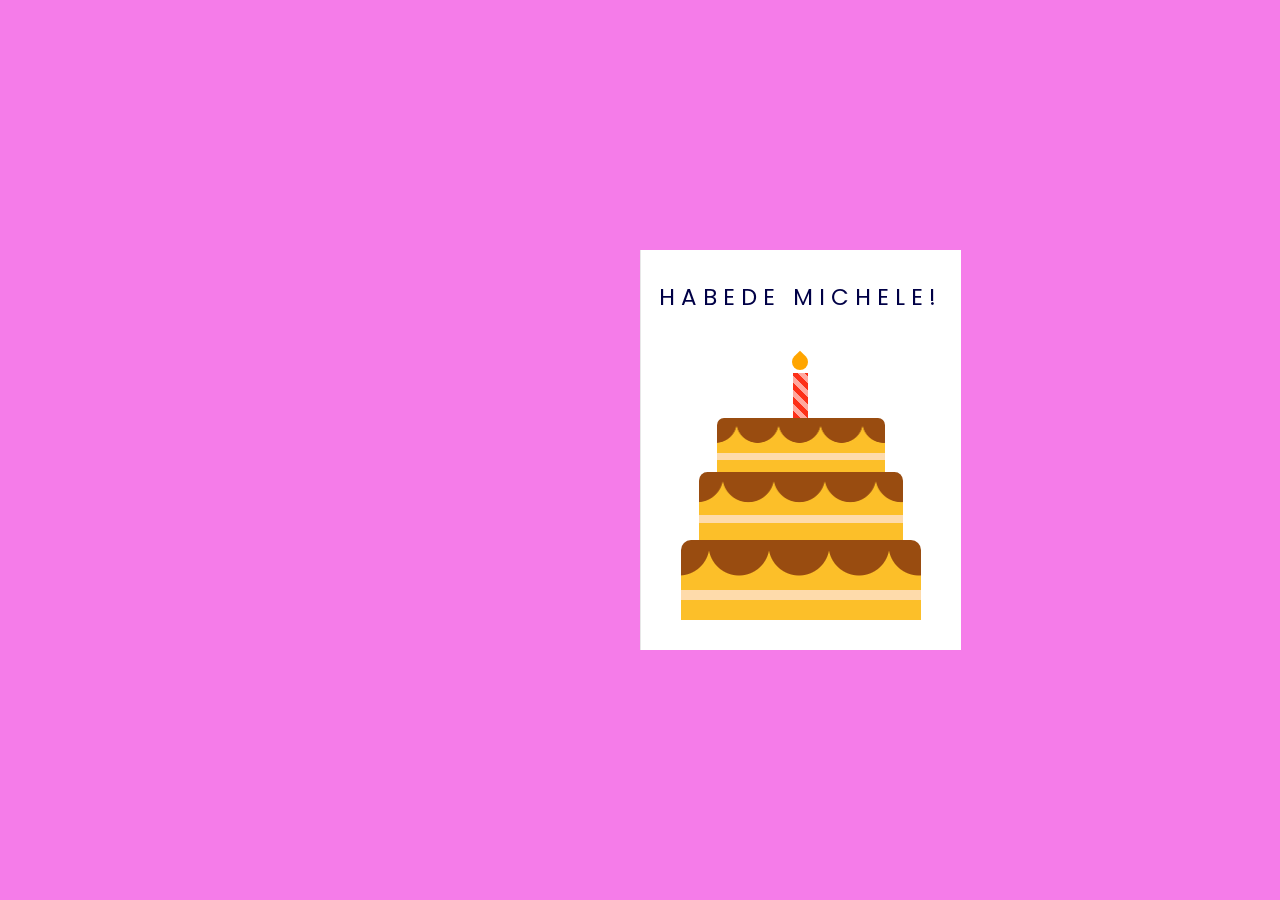
<file: index.html>
<!DOCTYPE html>
<html lang="en">
<head>
  <meta charset="UTF-8">
  <meta name="viewport" content="width=device-width, initial-scale=1.0">
  <title>Habede Michele</title>
  <!-- Google Font -->
  <link href="https://fonts.googleapis.com/css2?family=Poppins&display=swap" rel="stylesheet" />
  <!-- Stylesheet -->
  <link rel="stylesheet" href="style.css" />
</head>
<body>
  <div class="card">
    <div class="outside">
      <div class="front">
        <p>Habede Michele!</p>
        <div class="cake">
          <div class="top-layer"></div>
          <div class="middle-layer"></div>
          <div class="bottom-layer"></div>
          <div class="candle"></div>
        </div>
      </div>
      <div class="back"></div>
    </div>
    <div class="inside">
      <p><q><b>Happy Sweet Seventeen, Michelee!</b>
          <br>
          eakk udah bisa bikin ktp yakk wkwkwk. Semoga di tahun ini semuua impian <i>(pasti maw bikin ktp)</i> serta harapan <i>(pasti maw bikin ktp juga)</i> Misel bisa terwujud, Aamiin. Semoga Panjang umur <i>(panjang panjang org panjang)</i>, diberi kesehatan, dimurahkan rezeki dan makin disayang kedua orang tua!</q>
      </p>
      
      <h1>&#127873;</h1>

      <a href="/bulan/index.html" class="button-link">
        <button>
          <div class="svg-wrapper-1">
            <div class="svg-wrapper">
              <svg
                xmlns="http://www.w3.org/2000/svg"
                viewBox="0 0 24 24"
                width="24"
                height="24"
              >
                <path fill="none" d="M0 0h24v24H0z"></path>
                <path
                  fill="currentColor"
                  d="M1.946 9.315c-.522-.174-.527-.455.01-.634l19.087-6.362c.529-.176.832.12.684.638l-5.454 19.086c-.15.529-.455.547-.679.045L12 14l6-8-8 6-8.054-2.685z"
                ></path>
              </svg>
            </div>
          </div>
          <span>Next</span>
        </button>
      </a>
    </div>
  </div>

  <div id="loading" class="loading">
    <div class="terminal-loader">
      <div class="terminal-header">
        <div class="terminal-title">Status</div>
        <div class="terminal-controls">
          <div class="control close"></div>
          <div class="control minimize"></div>
          <div class="control maximize"></div>
        </div>
      </div>
      <div class="text">Loading...</div>
    </div>
  </div>
</body>
</html>
</file>
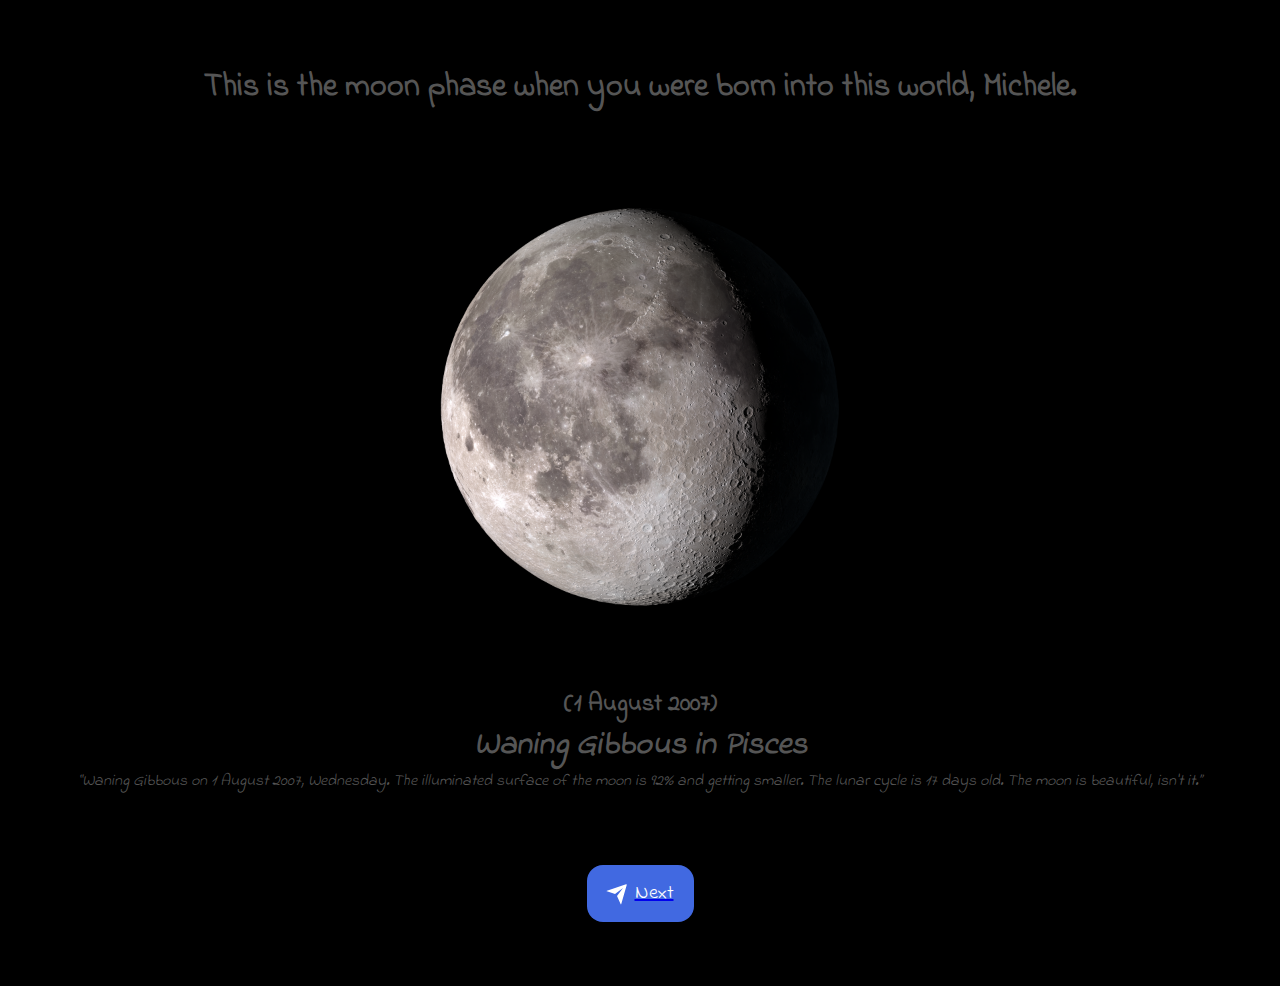
<file: bulan/index.html>
<!DOCTYPE html>
<html lang="en">
<head>
    <meta charset="UTF-8">
    <meta name="viewport" content="width=device-width, initial-scale=1.0">
    <title>Moon</title>
    <link rel="stylesheet" href="style.css">
</head>
<body>
    <h1>This is the moon phase when you were <b>born into this world</b>, Michele.</h1>
    
    <br><br><br><br>
    <img height="400px" width="400px" src="/bulan/187.png" alt="Bulan 1 Agustus 2007">
    <br><br><br><br>
    <h2>(1 August 2007)</h2>

    <h1><b><i>Waning Gibbous in Pisces</i></b></h1>
    <p><i><q>Waning Gibbous on 1 August 2007, Wednesday. The illuminated surface of the moon is 92% and getting smaller. The lunar cycle is 17 days old. The moon is beautiful, isn't it.</q></i></p>
    <br><br><br>


    <a href="/bulan2024/index.html" class="button-link">
        <button>
          <div class="svg-wrapper-1">
            <div class="svg-wrapper">
              <svg
                xmlns="http://www.w3.org/2000/svg"
                viewBox="0 0 24 24"
                width="24"
                height="24"
              >
                <path fill="none" d="M0 0h24v24H0z"></path>
                <path
                  fill="currentColor"
                  d="M1.946 9.315c-.522-.174-.527-.455.01-.634l19.087-6.362c.529-.176.832.12.684.638l-5.454 19.086c-.15.529-.455.547-.679.045L12 14l6-8-8 6-8.054-2.685z"
                ></path>
              </svg>
            </div>
          </div>
          <span>Next</span>
        </button>
      </a>
</body>
</html>
</file>
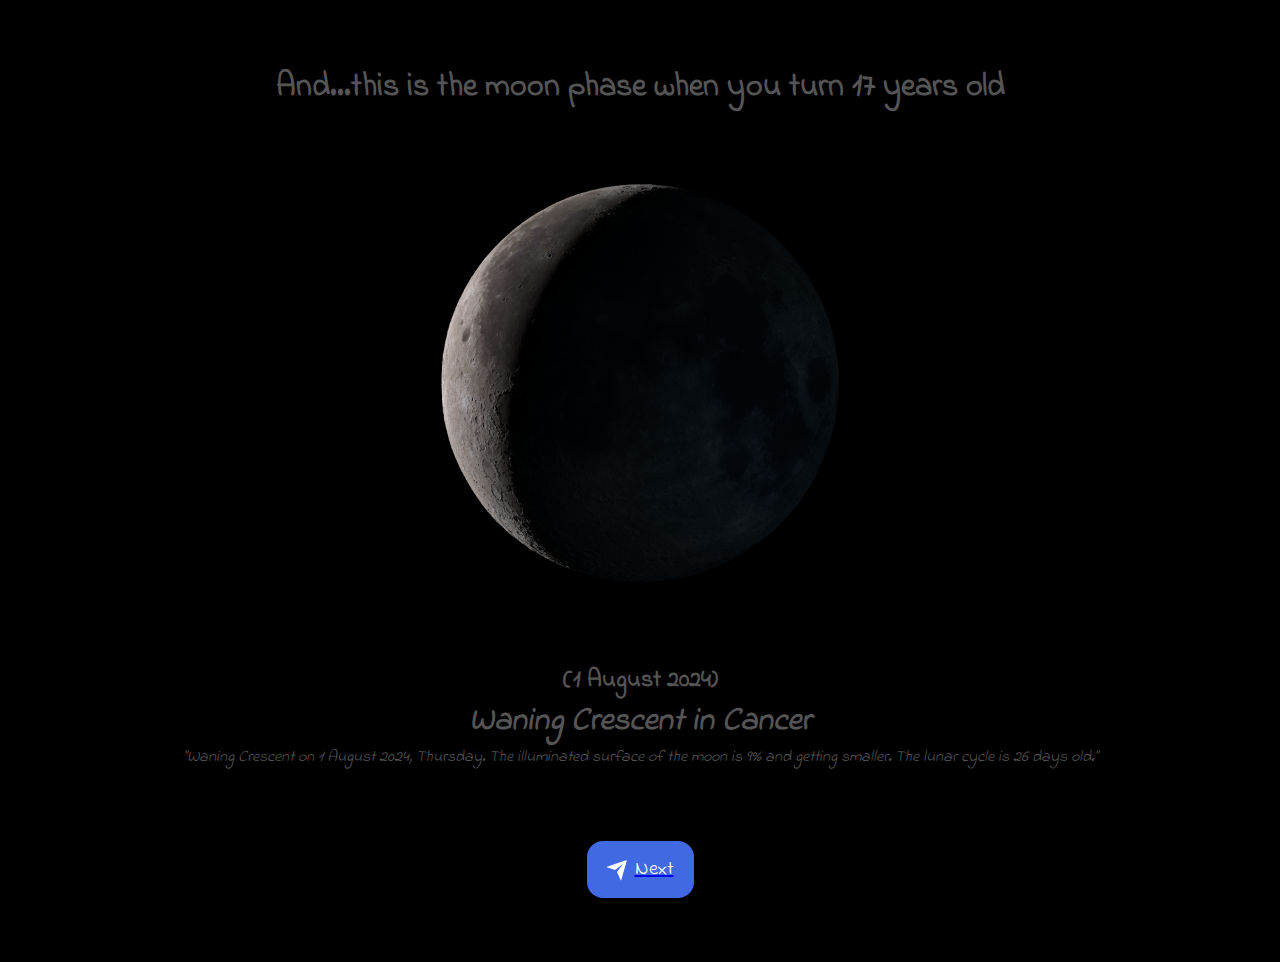
<file: bulan2024/index.html>
<!DOCTYPE html>
<html lang="en">
<head>
    <meta charset="UTF-8">
    <meta name="viewport" content="width=device-width, initial-scale=1.0">
    <title>Moon</title>
    <link rel="stylesheet" href="style.css">
</head>
<body>
    <h1>And...this is the moon phase when you <b>turn 17 years old</b></h1>
    
    <br><br><br>
    <img height="400px" width="400px" src="/bulan/1824.png" alt="Bulan 1 Agustus 2024">
    <br><br><br><br>
    <h2>(1 August 2024)</h2>

    <h1><b><i>Waning Crescent in Cancer</i></b></h1>
    <p><i><q>Waning Crescent on 1 August 2024, Thursday. The illuminated surface of the moon is 9% and getting smaller. The lunar cycle is 26 days old.</q></i></p>
    <br><br><br>


    
    <a href="/buku/book.html" class="button-link">
        <button>
          <div class="svg-wrapper-1">
            <div class="svg-wrapper">
              <svg
                xmlns="http://www.w3.org/2000/svg"
                viewBox="0 0 24 24"
                width="24"
                height="24"
              >
                <path fill="none" d="M0 0h24v24H0z"></path>
                <path
                  fill="currentColor"
                  d="M1.946 9.315c-.522-.174-.527-.455.01-.634l19.087-6.362c.529-.176.832.12.684.638l-5.454 19.086c-.15.529-.455.547-.679.045L12 14l6-8-8 6-8.054-2.685z"
                ></path>
              </svg>
            </div>
          </div>
          <span>Next</span>
        </button>
      </a>
</body>
</html>
</file>
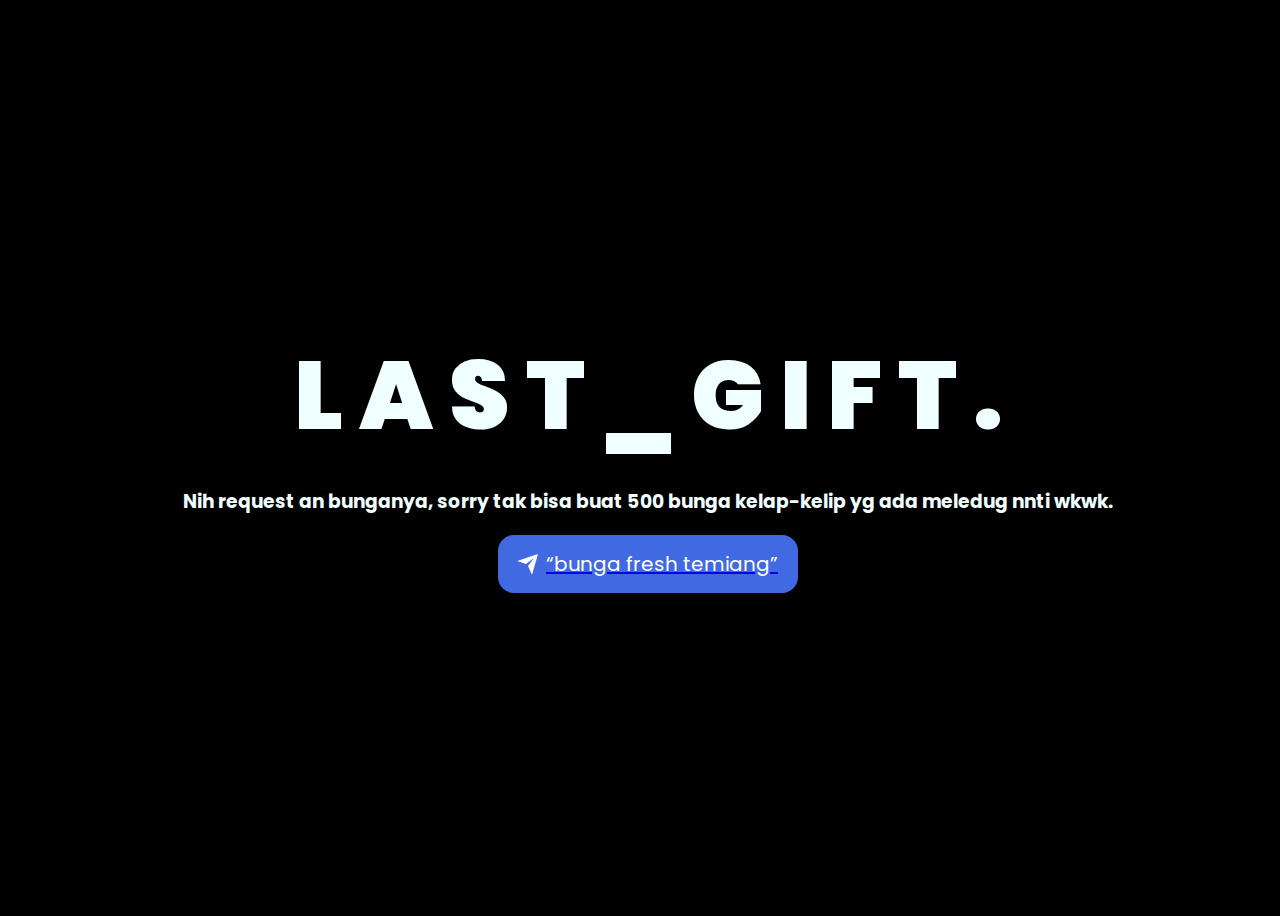
<file: bunga/index.html>
<!DOCTYPE html>
<html lang="en">
<head>
    <meta charset="UTF-8">
    <meta http-equiv="X-UA-Compatible" content="IE=edge">
    <meta name="viewport" content="width=device-width, initial-scale=1.0">
    <link rel="stylesheet" href="main.css">
    <link rel="icon" href="/bunga/flowers.png" type="image/x-icon">
    <title>Flowers</title>
</head>
<body>
    <div class="greetings">
    <!-- silahkan menambah kata sesuai keinginan dengan <span>text...</span -->
        <span>L</span>
        <span>A</span>
        <span>S</span>
        <span>T</span>
        <span>_</span>
        <span>G</span>
        <span>I</span>
        <span>F</span>
        <span>T</span>
        <span>.</span>
    
    </div>
    <h3>Nih request an bunganya, sorry tak bisa buat 500 bunga kelap-kelip yg ada meledug nnti wkwk.</h3>
    <!--div class="description">
        <span>Nih request an bunganya, sorry tak bisa buat 500 bunga kelap2 kelip yg ada meledug nnti wkwk.
        </span>
    </div-->
   
    <a href="bunga.html" class="button-link">
        <button>
          <div class="svg-wrapper-1">
            <div class="svg-wrapper">
              <svg
                xmlns="http://www.w3.org/2000/svg"
                viewBox="0 0 24 24"
                width="24"
                height="24"
              >
                <path fill="none" d="M0 0h24v24H0z"></path>
                <path
                  fill="currentColor"
                  d="M1.946 9.315c-.522-.174-.527-.455.01-.634l19.087-6.362c.529-.176.832.12.684.638l-5.454 19.086c-.15.529-.455.547-.679.045L12 14l6-8-8 6-8.054-2.685z"
                ></path>
              </svg>
            </div>
          </div>
          <span><q>bunga fresh temiang</q></span>
        </button>
      </a>
        
    </div>
</body>
</html>
</file>
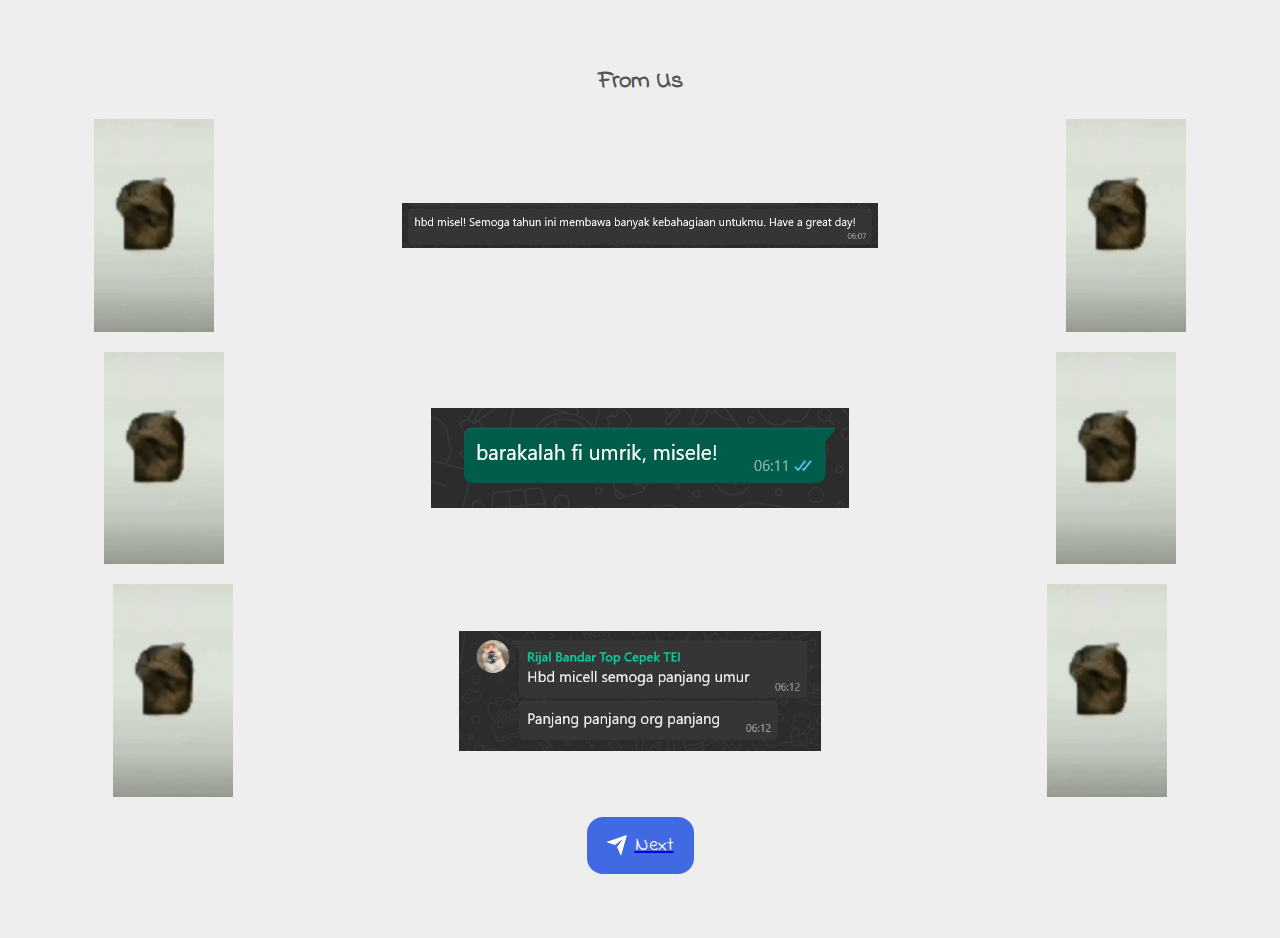
<file: kucing/index.html>
<!DOCTYPE html>
<html lang="en">
<head>
    <meta charset="UTF-8">
    <meta name="viewport" content="width=device-width, initial-scale=1.0">
    <title>uu ia iu </title>
    <link rel="stylesheet" href="style.css">
</head>
<body>
    <h2>From Us</h2>


    <div class="centered-content">
        <img src="spinning-cat.gif" alt="GIF Kiri" class="gif-left">
         <img class="centered-content" height="45px" src="pari.png" alt="pahri">
        <img src="spinning-cat.gif" alt="GIF Kanan" class="gif-right">
    </div>


    <div class="centered-content">
        <img src="spinning-cat.gif" alt="GIF Kiri" class="gif-left">
        <img src="me.png" alt="me">
        <img src="spinning-cat.gif" alt="GIF Kanan" class="gif-right">
    </div>


    <div class="centered-content">
        <img src="spinning-cat.gif" alt="GIF Kiri" class="gif-left">
        <img height="120px" src="rijal.png" alt="ijal">
        <img src="spinning-cat.gif" alt="GIF Kanan" class="gif-right">
    </div>


    <a href="/bunga/index.html" class="button-link">
        <button>
          <div class="svg-wrapper-1">
            <div class="svg-wrapper">
              <svg
                xmlns="http://www.w3.org/2000/svg"
                viewBox="0 0 24 24"
                width="24"
                height="24"
              >
                <path fill="none" d="M0 0h24v24H0z"></path>
                <path
                  fill="currentColor"
                  d="M1.946 9.315c-.522-.174-.527-.455.01-.634l19.087-6.362c.529-.176.832.12.684.638l-5.454 19.086c-.15.529-.455.547-.679.045L12 14l6-8-8 6-8.054-2.685z"
                ></path>
              </svg>
            </div>
          </div>
          <span>Next</span>
        </button>
      </a>
</body>
</html>
</file>
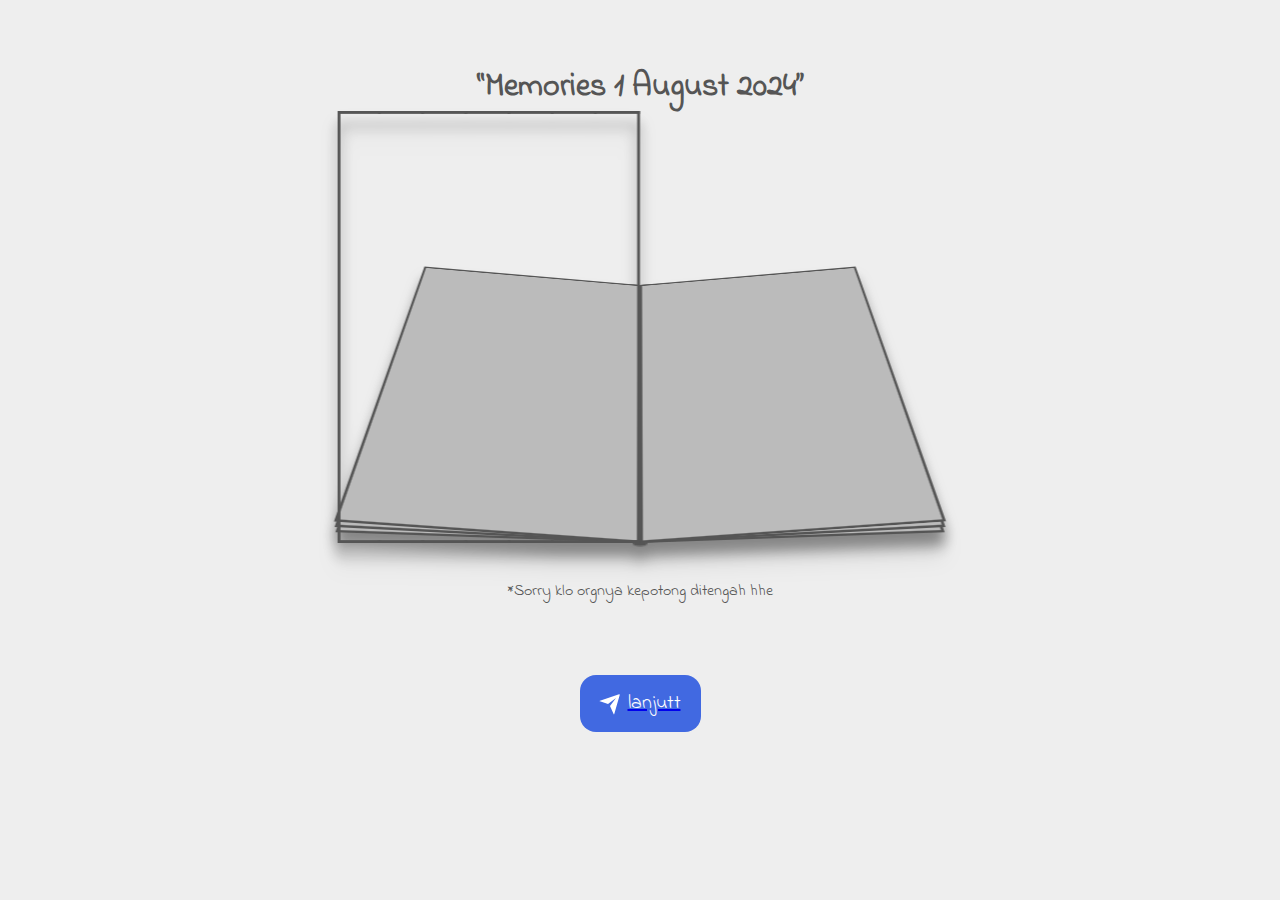
<file: buku/book.html>
<!DOCTYPE html>
<html lang="en">

<head>
    <meta charset="UTF-8">
    <meta name="viewport" content="width=device-width, initial-scale=1.0">
    <title>1 August 24 Memories</title>
    <link rel="stylesheet" href="style.css">
</head>

<body>
    <h1><q>Memories 1 August 2024</q></h1>



    <div class="container">
        <!-- <h1 class="title">Pure css<br>comment "book" for the code</h1> -->
        <div class="book">
            <div class="book">
                <div class="gap"></div>
                <div class="pages">
                    <div class="page"></div>
                    <div class="page"></div>
                    <div class="page"></div>
                    <div class="page"></div>
                    <div class="page"></div>
                    <div class="page"></div>
                </div>
                <div class="flips">
                    <div class="flip flip1">
                        <div class="flip flip2">
                            <div class="flip flip3">
                                <div class="flip flip4">
                                    <div class="flip flip5">
                                        <div class="flip flip6">
                                            <div class="flip flip7"></div>
                                        </div>
                                    </div>
                                </div>
                            </div>
                        </div>
                    </div>
                </div>
            </div>
        </div>
    </div>
    <br><br>
    <p>*Sorry klo orgnya kepotong ditengah hhe</p>
    <br><br><br>
    
    
    <a href="/kucing/index.html">
        <button>
            <div class="svg-wrapper-1">
              <div class="svg-wrapper">
                <svg
                  xmlns="http://www.w3.org/2000/svg"
                  viewBox="0 0 24 24"
                  width="24"
                  height="24"
                >
                  <path fill="none" d="M0 0h24v24H0z"></path>
                  <path
                    fill="currentColor"
                    d="M1.946 9.315c-.522-.174-.527-.455.01-.634l19.087-6.362c.529-.176.832.12.684.638l-5.454 19.086c-.15.529-.455.547-.679.045L12 14l6-8-8 6-8.054-2.685z"
                  ></path>
                </svg>
              </div>
            </div>
            <span>lanjutt</span>
          </button>
    </a>
      

</body>

</html>
</file>
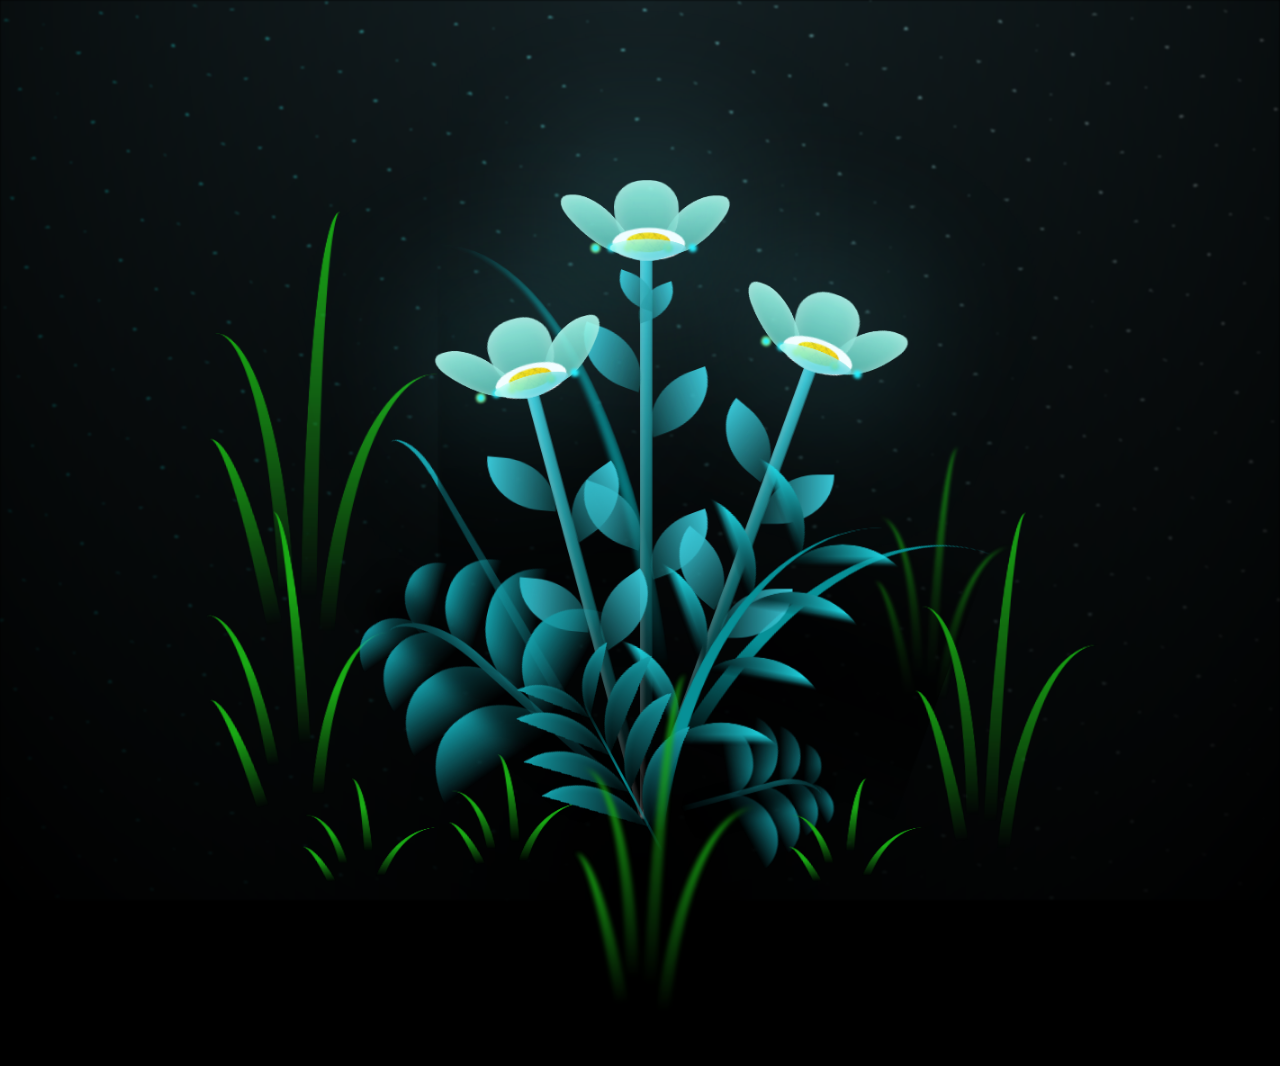
<file: bunga/bunga.html>
<!--  
 
  CSS Blossoming Flowers at Magical Night.
  I've taken some inspiration by Yup Nguyen's Artwork: https://dribbble.com/shots/11096994-Virtual-Garden.
  Made with Pure CSS & ♥
-->

<!DOCTYPE html>
<html lang="en">
<head>
    <meta charset="UTF-8">
    <meta name="viewport" content="width=device-width, initial-scale=1.0">
    <title>bunga temiang hhe</title>
    <link rel="stylesheet" href="style.scss">
    <link rel="stylesheet" href="style.css">
    <script src="main.js"></script>
</head>
<body class="not-loaded">
    <div class="night"></div>
    <div class="flowers">
      <div class="flower flower--1">
        <div class="flower__leafs flower__leafs--1">
          <div class="flower__leaf flower__leaf--1"></div>
          <div class="flower__leaf flower__leaf--2"></div>
          <div class="flower__leaf flower__leaf--3"></div>
          <div class="flower__leaf flower__leaf--4"></div>
          <div class="flower__white-circle"></div>
  
          <div class="flower__light flower__light--1"></div>
          <div class="flower__light flower__light--2"></div>
          <div class="flower__light flower__light--3"></div>
          <div class="flower__light flower__light--4"></div>
          <div class="flower__light flower__light--5"></div>
          <div class="flower__light flower__light--6"></div>
          <div class="flower__light flower__light--7"></div>
          <div class="flower__light flower__light--8"></div>
  
        </div>
        <div class="flower__line">
          <div class="flower__line__leaf flower__line__leaf--1"></div>
          <div class="flower__line__leaf flower__line__leaf--2"></div>
          <div class="flower__line__leaf flower__line__leaf--3"></div>
          <div class="flower__line__leaf flower__line__leaf--4"></div>
          <div class="flower__line__leaf flower__line__leaf--5"></div>
          <div class="flower__line__leaf flower__line__leaf--6"></div>
        </div>
      </div>
  
      <div class="flower flower--2">
        <div class="flower__leafs flower__leafs--2">
          <div class="flower__leaf flower__leaf--1"></div>
          <div class="flower__leaf flower__leaf--2"></div>
          <div class="flower__leaf flower__leaf--3"></div>
          <div class="flower__leaf flower__leaf--4"></div>
          <div class="flower__white-circle"></div>
  
          <div class="flower__light flower__light--1"></div>
          <div class="flower__light flower__light--2"></div>
          <div class="flower__light flower__light--3"></div>
          <div class="flower__light flower__light--4"></div>
          <div class="flower__light flower__light--5"></div>
          <div class="flower__light flower__light--6"></div>
          <div class="flower__light flower__light--7"></div>
          <div class="flower__light flower__light--8"></div>
  
        </div>
        <div class="flower__line">
          <div class="flower__line__leaf flower__line__leaf--1"></div>
          <div class="flower__line__leaf flower__line__leaf--2"></div>
          <div class="flower__line__leaf flower__line__leaf--3"></div>
          <div class="flower__line__leaf flower__line__leaf--4"></div>
        </div>
      </div>
  
      <div class="flower flower--3">
        <div class="flower__leafs flower__leafs--3">
          <div class="flower__leaf flower__leaf--1"></div>
          <div class="flower__leaf flower__leaf--2"></div>
          <div class="flower__leaf flower__leaf--3"></div>
          <div class="flower__leaf flower__leaf--4"></div>
          <div class="flower__white-circle"></div>
  
          <div class="flower__light flower__light--1"></div>
          <div class="flower__light flower__light--2"></div>
          <div class="flower__light flower__light--3"></div>
          <div class="flower__light flower__light--4"></div>
          <div class="flower__light flower__light--5"></div>
          <div class="flower__light flower__light--6"></div>
          <div class="flower__light flower__light--7"></div>
          <div class="flower__light flower__light--8"></div>
  
        </div>
        <div class="flower__line">
          <div class="flower__line__leaf flower__line__leaf--1"></div>
          <div class="flower__line__leaf flower__line__leaf--2"></div>
          <div class="flower__line__leaf flower__line__leaf--3"></div>
          <div class="flower__line__leaf flower__line__leaf--4"></div>
        </div>
      </div>
  
      <div class="grow-ans" style="--d:1.2s">
        <div class="flower__g-long">
          <div class="flower__g-long__top"></div>
          <div class="flower__g-long__bottom"></div>
        </div>
      </div>
  
      <div class="growing-grass">
        <div class="flower__grass flower__grass--1">
          <div class="flower__grass--top"></div>
          <div class="flower__grass--bottom"></div>
          <div class="flower__grass__leaf flower__grass__leaf--1"></div>
          <div class="flower__grass__leaf flower__grass__leaf--2"></div>
          <div class="flower__grass__leaf flower__grass__leaf--3"></div>
          <div class="flower__grass__leaf flower__grass__leaf--4"></div>
          <div class="flower__grass__leaf flower__grass__leaf--5"></div>
          <div class="flower__grass__leaf flower__grass__leaf--6"></div>
          <div class="flower__grass__leaf flower__grass__leaf--7"></div>
          <div class="flower__grass__leaf flower__grass__leaf--8"></div>
          <div class="flower__grass__overlay"></div>
        </div>
      </div>
  
      <div class="growing-grass">
        <div class="flower__grass flower__grass--2">
          <div class="flower__grass--top"></div>
          <div class="flower__grass--bottom"></div>
          <div class="flower__grass__leaf flower__grass__leaf--1"></div>
          <div class="flower__grass__leaf flower__grass__leaf--2"></div>
          <div class="flower__grass__leaf flower__grass__leaf--3"></div>
          <div class="flower__grass__leaf flower__grass__leaf--4"></div>
          <div class="flower__grass__leaf flower__grass__leaf--5"></div>
          <div class="flower__grass__leaf flower__grass__leaf--6"></div>
          <div class="flower__grass__leaf flower__grass__leaf--7"></div>
          <div class="flower__grass__leaf flower__grass__leaf--8"></div>
          <div class="flower__grass__overlay"></div>
        </div>
      </div>
  
      <div class="grow-ans" style="--d:2.4s">
        <div class="flower__g-right flower__g-right--1">
          <div class="leaf"></div>
        </div>
      </div>
  
      <div class="grow-ans" style="--d:2.8s">
        <div class="flower__g-right flower__g-right--2">
          <div class="leaf"></div>
        </div>
      </div>
  
      <div class="grow-ans" style="--d:2.8s">
        <div class="flower__g-front">
          <div class="flower__g-front__leaf-wrapper flower__g-front__leaf-wrapper--1">
            <div class="flower__g-front__leaf"></div>
          </div>
          <div class="flower__g-front__leaf-wrapper flower__g-front__leaf-wrapper--2">
            <div class="flower__g-front__leaf"></div>
          </div>
          <div class="flower__g-front__leaf-wrapper flower__g-front__leaf-wrapper--3">
            <div class="flower__g-front__leaf"></div>
          </div>
          <div class="flower__g-front__leaf-wrapper flower__g-front__leaf-wrapper--4">
            <div class="flower__g-front__leaf"></div>
          </div>
          <div class="flower__g-front__leaf-wrapper flower__g-front__leaf-wrapper--5">
            <div class="flower__g-front__leaf"></div>
          </div>
          <div class="flower__g-front__leaf-wrapper flower__g-front__leaf-wrapper--6">
            <div class="flower__g-front__leaf"></div>
          </div>
          <div class="flower__g-front__leaf-wrapper flower__g-front__leaf-wrapper--7">
            <div class="flower__g-front__leaf"></div>
          </div>
          <div class="flower__g-front__leaf-wrapper flower__g-front__leaf-wrapper--8">
            <div class="flower__g-front__leaf"></div>
          </div>
          <div class="flower__g-front__line"></div>
        </div>
      </div>
  
      <div class="grow-ans" style="--d:3.2s">
        <div class="flower__g-fr">
          <div class="leaf"></div>
          <div class="flower__g-fr__leaf flower__g-fr__leaf--1"></div>
          <div class="flower__g-fr__leaf flower__g-fr__leaf--2"></div>
          <div class="flower__g-fr__leaf flower__g-fr__leaf--3"></div>
          <div class="flower__g-fr__leaf flower__g-fr__leaf--4"></div>
          <div class="flower__g-fr__leaf flower__g-fr__leaf--5"></div>
          <div class="flower__g-fr__leaf flower__g-fr__leaf--6"></div>
          <div class="flower__g-fr__leaf flower__g-fr__leaf--7"></div>
          <div class="flower__g-fr__leaf flower__g-fr__leaf--8"></div>
        </div>
      </div>
  
      <div class="long-g long-g--0">
        <div class="grow-ans" style="--d:3s">
          <div class="leaf leaf--0"></div>
        </div>
        <div class="grow-ans" style="--d:2.2s">
          <div class="leaf leaf--1"></div>
        </div>
        <div class="grow-ans" style="--d:3.4s">
          <div class="leaf leaf--2"></div>
        </div>
        <div class="grow-ans" style="--d:3.6s">
          <div class="leaf leaf--3"></div>
        </div>
      </div>
  
      <div class="long-g long-g--1">
        <div class="grow-ans" style="--d:3.6s">
          <div class="leaf leaf--0"></div>
        </div>
        <div class="grow-ans" style="--d:3.8s">
          <div class="leaf leaf--1"></div>
        </div>
        <div class="grow-ans" style="--d:4s">
          <div class="leaf leaf--2"></div>
        </div>
        <div class="grow-ans" style="--d:4.2s">
          <div class="leaf leaf--3"></div>
        </div>
      </div>
  
      <div class="long-g long-g--2">
        <div class="grow-ans" style="--d:4s">
          <div class="leaf leaf--0"></div>
        </div>
        <div class="grow-ans" style="--d:4.2s">
          <div class="leaf leaf--1"></div>
        </div>
        <div class="grow-ans" style="--d:4.4s">
          <div class="leaf leaf--2"></div>
        </div>
        <div class="grow-ans" style="--d:4.6s">
          <div class="leaf leaf--3"></div>
        </div>
      </div>
  
      <div class="long-g long-g--3">
        <div class="grow-ans" style="--d:4s">
          <div class="leaf leaf--0"></div>
        </div>
        <div class="grow-ans" style="--d:4.2s">
          <div class="leaf leaf--1"></div>
        </div>
        <div class="grow-ans" style="--d:3s">
          <div class="leaf leaf--2"></div>
        </div>
        <div class="grow-ans" style="--d:3.6s">
          <div class="leaf leaf--3"></div>
        </div>
      </div>
  
      <div class="long-g long-g--4">
        <div class="grow-ans" style="--d:4s">
          <div class="leaf leaf--0"></div>
        </div>
        <div class="grow-ans" style="--d:4.2s">
          <div class="leaf leaf--1"></div>
        </div>
        <div class="grow-ans" style="--d:3s">
          <div class="leaf leaf--2"></div>
        </div>
        <div class="grow-ans" style="--d:3.6s">
          <div class="leaf leaf--3"></div>
        </div>
      </div>
  
      <div class="long-g long-g--5">
        <div class="grow-ans" style="--d:4s">
          <div class="leaf leaf--0"></div>
        </div>
        <div class="grow-ans" style="--d:4.2s">
          <div class="leaf leaf--1"></div>
        </div>
        <div class="grow-ans" style="--d:3s">
          <div class="leaf leaf--2"></div>
        </div>
        <div class="grow-ans" style="--d:3.6s">
          <div class="leaf leaf--3"></div>
        </div>
      </div>
  
      <div class="long-g long-g--6">
        <div class="grow-ans" style="--d:4.2s">
          <div class="leaf leaf--0"></div>
        </div>
        <div class="grow-ans" style="--d:4.4s">
          <div class="leaf leaf--1"></div>
        </div>
        <div class="grow-ans" style="--d:4.6s">
          <div class="leaf leaf--2"></div>
        </div>
        <div class="grow-ans" style="--d:4.8s">
          <div class="leaf leaf--3"></div>
        </div>
      </div>
  
      <div class="long-g long-g--7">
        <div class="grow-ans" style="--d:3s">
          <div class="leaf leaf--0"></div>
        </div>
        <div class="grow-ans" style="--d:3.2s">
          <div class="leaf leaf--1"></div>
        </div>
        <div class="grow-ans" style="--d:3.5s">
          <div class="leaf leaf--2"></div>
        </div>
        <div class="grow-ans" style="--d:3.6s">
          <div class="leaf leaf--3"></div>
        </div>
      </div>
    </div>
  </body>
</html>
</file>
<file: style.css>
* {
    padding: 0;
    margin: 0;
    box-sizing: border-box;
    font-family: "Poppins", sans-serif;
  }
  body {
    background-color: #f57ce9;;
  }
  .card {
    width: 640px;
    height: 400px;
    position: absolute;
    margin: auto;
    left: 0;
    right: 0;
    top: 0;
    bottom: 0;
    -webkit-perspective: 1200px;
    perspective: 1200px;
    transition: 1s;
  }
  .card:hover {
    transform: rotate(-5deg);
  }
  .card:hover .outside {
    transform: rotateY(-130deg);
  }
  .outside,
  .inside {
    height: 100%;
    width: 50%;
    position: absolute;
    left: 50.1%;
  }
  .inside {
    background: linear-gradient(to right, #e7e7e7, #ffffff 30%);
    line-height: 3;
    padding: 0 20px;
    text-align: center;
    display: flex;
    flex-direction: column;
    justify-content: space-around;
    align-items: center;
    left: 50%;
  }
  .outside {
    -webkit-transform-style: preserve-3d;
    transform-style: preserve-3d;
    z-index: 1;
    transform-origin: left;
    transition: 2s;
    cursor: pointer;
  }
  .front,
  .back {
    height: 100%;
    width: 100%;
    position: absolute;
    -webkit-backface-visibility: hidden;
    backface-visibility: hidden;
    transform: rotateX(0deg);
  }
  .front {
    background-color: #ffffff;
  }
  .back {
    transform: rotateY(180deg);
    background: linear-gradient(to left, #e7e7e7, #ffffff 30%);
  }
  .cake {
    width: 100%;
    position: absolute;
    bottom: 30px;
  }
  .top-layer,
  .middle-layer,
  .bottom-layer {
    height: 80px;
    width: 240px;
    background-repeat: repeat;
    background-size: 60px 100px;
    background-position: 28px 0;
    background-image: linear-gradient(
        transparent 50px,
        #fedbab 50px,
        #fedbab 60px,
        transparent 60px
      ),
      radial-gradient(circle at 30px 5px, #994c10 30px, #fcbf29 31px);
    border-radius: 10px 10px 0 0;
    position: relative;
    margin: auto;
  }
  .middle-layer {
    transform: scale(0.85);
    top: 6px;
  }
  .top-layer {
    transform: scale(0.7);
    top: 26px;
  }
  .candle {
    height: 45px;
    width: 15px;
    background: repeating-linear-gradient(
      45deg,
      #fd3018 0,
      #fd3018 5px,
      #ffa89e 5px,
      #ffa89e 10px
    );
    position: absolute;
    margin: auto;
    left: 0;
    right: 0;
    bottom: 202px;
  }
  .candle:before {
    content: "";
    position: absolute;
    height: 16px;
    width: 16px;
    background-color: #ffa500;
    border-radius: 0 50% 50% 50%;
    bottom: 48px;
    transform: rotate(45deg);
    left: -1px;
  }
  .outside p {
    font-size: 23px;
    text-transform: uppercase;
    margin-top: 30px;
    text-align: center;
    letter-spacing: 6px;
    color: #000046;
  }
  .inside h1 {
    font-size: 120px;
    line-height: 120px;
  }

  .inside p {
    font-size: 50%;
  }




  /* Global Styles */
button {
    background-color: #007BFF;
    color: white;
    border: none;
    padding: 10px 20px;
    cursor: pointer;
    font-size: 16px;
  }
  
  .svg-wrapper-1, .svg-wrapper {
    display: inline-block;
  }
  
  a.button-link {
    text-decoration: none;
  }
  
  .loading {
    display: none;
    position: fixed;
    top: 50%;
    left: 50%;
    transform: translate(-50%, -50%);
    z-index: 1000;
  }
  
  /* Terminal Loader Animation */
  @keyframes blinkCursor {
    50% {
      border-right-color: transparent;
    }
  }
  
  @keyframes typeAndDelete {
    0%, 10% {
      width: 0;
    }
    45%, 55% {
      width: 6.2em;
    }
    90%, 100% {
      width: 0;
    }
  }
  
  .terminal-loader {
    border: 0.1em solid #333;
    background-color: #1a1a1a;
    color: #0f0;
    font-family: "Courier New", Courier, monospace;
    font-size: 1em;
    padding: 1.5em 1em;
    width: 12em;
    box-shadow: 0 4px 8px rgba(0, 0, 0, 0.2);
    border-radius: 4px;
    position: relative;
    overflow: hidden;
    box-sizing: border-box;
  }
  
  .terminal-header {
    position: absolute;
    top: 0;
    left: 0;
    right: 0;
    height: 1.5em;
    background-color: #333;
    border-top-left-radius: 4px;
    border-top-right-radius: 4px;
    padding: 0 0.4em;
    box-sizing: border-box;
  }
  
  .terminal-controls {
    float: right;
  }
  
  .control {
    display: inline-block;
    width: 0.6em;
    height: 0.6em;
    margin-left: 0.4em;
    border-radius: 50%;
    background-color: #777;
  }
  
  .control.close {
    background-color: #e33;
  }
  
  .control.minimize {
    background-color: #ee0;
  }
  
  .control.maximize {
    background-color: #0b0;
  }
  
  .terminal-title {
    float: left;
    line-height: 1.5em;
    color: #eee;
  }
  
  .text {
    display: inline-block;
    white-space: nowrap;
    overflow: hidden;
    border-right: 0.2em solid green; /* Cursor */
    animation: typeAndDelete 4s steps(11) infinite,
      blinkCursor 0.5s step-end infinite alternate;
    margin-top: 1.5em;
  }
  
  /* Show loading on target */
  :target .loading {
    display: block;
  }
  






  button {
    font-family: inherit;
    font-size: 20px;
    background: royalblue;
    color: white;
    padding: 0.7em 1em;
    padding-left: 0.9em;
    display: flex;
    align-items: center;
    border: none;
    border-radius: 16px;
    overflow: hidden;
    transition: all 0.2s;
    cursor: pointer;
  }
  
  button span {
    display: block;
    margin-left: 0.3em;
    transition: all 0.3s ease-in-out;
  }
  
  button svg {
    display: block;
    transform-origin: center center;
    transition: transform 0.3s ease-in-out;
  }
  
  button:hover .svg-wrapper {
    animation: fly-1 0.6s ease-in-out infinite alternate;
  }
  
  button:hover svg {
    transform: translateX(1.2em) rotate(45deg) scale(1.1);
  }
  
  button:hover span {
    transform: translateX(5em);
  }
  
  button:active {
    transform: scale(0.95);
  }
  
  @keyframes fly-1 {
    from {
      transform: translateY(0.1em);
    }
  
    to {
      transform: translateY(-0.1em);
    }
  }
</file>
<file: bulan/style.css>
@import url("https://fonts.googleapis.com/css2?family=Indie+Flower&display=swap");
* {
  padding: 0;
  margin: 0 auto;
  box-sizing: border-box;
}

body {
  font-family: "Indie Flower", cursive;
  background-color: #000000;
  color: #555;
  text-align: center;
  padding: 4em 0;
}









button {
  font-family: inherit;
  font-size: 20px;
  background: royalblue;
  color: white;
  padding: 0.7em 1em;
  padding-left: 0.9em;
  display: flex;
  align-items: center;
  border: none;
  border-radius: 16px;
  overflow: hidden;
  transition: all 0.2s;
  cursor: pointer;
}

button span {
  display: block;
  margin-left: 0.3em;
  transition: all 0.3s ease-in-out;
}

button svg {
  display: block;
  transform-origin: center center;
  transition: transform 0.3s ease-in-out;
}

button:hover .svg-wrapper {
  animation: fly-1 0.6s ease-in-out infinite alternate;
}

button:hover svg {
  transform: translateX(1.2em) rotate(45deg) scale(1.1);
}

button:hover span {
  transform: translateX(5em);
}

button:active {
  transform: scale(0.95);
}

@keyframes fly-1 {
  from {
    transform: translateY(0.1em);
  }

  to {
    transform: translateY(-0.1em);
  }
}
</file>
<file: bulan2024/style.css>
@import url("https://fonts.googleapis.com/css2?family=Indie+Flower&display=swap");
* {
  padding: 0;
  margin: 0 auto;
  box-sizing: border-box;
}

body {
  font-family: "Indie Flower", cursive;
  background-color: #000000;
  color: #555;
  text-align: center;
  padding: 4em 0;
}












button {
    font-family: inherit;
    font-size: 20px;
    background: royalblue;
    color: white;
    padding: 0.7em 1em;
    padding-left: 0.9em;
    display: flex;
    align-items: center;
    border: none;
    border-radius: 16px;
    overflow: hidden;
    transition: all 0.2s;
    cursor: pointer;
  }
  
  button span {
    display: block;
    margin-left: 0.3em;
    transition: all 0.3s ease-in-out;
  }
  
  button svg {
    display: block;
    transform-origin: center center;
    transition: transform 0.3s ease-in-out;
  }
  
  button:hover .svg-wrapper {
    animation: fly-1 0.6s ease-in-out infinite alternate;
  }
  
  button:hover svg {
    transform: translateX(1.2em) rotate(45deg) scale(1.1);
  }
  
  button:hover span {
    transform: translateX(5em);
  }
  
  button:active {
    transform: scale(0.95);
  }
  
  @keyframes fly-1 {
    from {
      transform: translateY(0.1em);
    }
  
    to {
      transform: translateY(-0.1em);
    }
  }
</file>
<file: bunga/main.css>
@import url('https://fonts.googleapis.com/css2?family=Poppins:ital,wght@0,500;1,900&display=swap');
*{
    font-family: 'Poppins',cursive;
}
body{
    color: azure;
    width: 100%;
    height: 100vh;
    display: flex;
    flex-direction: column;
    align-items: center;
    justify-content: center;
    background-color: black;
}

.greetings{
    font-size: 6rem;
    font-weight: 900;
}
.greetings > span{
    animation: glow 2.5s ease-in-out infinite;
}
@keyframes glow{
    0%, 100%{
        color: #fff;
        text-shadow: 0 0 12px #39c6d6, 0 0 50px #39c6d6, 0 0 100px #39c6d6;
    }
    10%, 90%{
        color: #111;
        text-shadow: none;
    }
}
.greetings > span:nth-child(2){
    animation-delay: .2s ;
}
.greetings > span:nth-child(3){
    animation-delay: .4s ;
}
.greetings > span:nth-child(4){
    animation-delay: .6s;
}
.greetings > span:nth-child(5){
    animation-delay: .8s;
}
.greetings > span:nth-child(6){
    animation-delay: 1.2s ;
}
.greetings > span:nth-child(7){
    animation-delay: 1.4s ;
}
.greetings > span:nth-child(8){
    animation-delay: 1.6s;
}
.greetings > span:nth-child(9){
    animation-delay: 1.8s;
}

.description{
    font-size: 1.5rem;
    margin-bottom: 20px;
}



button {
    font-family: inherit;
    font-size: 20px;
    background: royalblue;
    color: white;
    padding: 0.7em 1em;
    padding-left: 0.9em;
    display: flex;
    align-items: center;
    border: none;
    border-radius: 16px;
    overflow: hidden;
    transition: all 0.2s;
    cursor: pointer;
  }
  
  button span {
    display: block;
    margin-left: 0.3em;
    transition: all 0.3s ease-in-out;
  }
  
  button svg {
    display: block;
    transform-origin: center center;
    transition: transform 0.3s ease-in-out;
  }
  
  button:hover .svg-wrapper {
    animation: fly-1 0.6s ease-in-out infinite alternate;
  }
  
  button:hover svg {
    transform: translateX(1.2em) rotate(45deg) scale(1.1);
  }
  
  button:hover span {
    transform: translateX(5em);
  }
  
  button:active {
    transform: scale(0.95);
  }
  
  @keyframes fly-1 {
    from {
      transform: translateY(0.1em);
    }
  
    to {
      transform: translateY(-0.1em);
    }
  }
</file>
<file: kucing/style.css>
@import url("https://fonts.googleapis.com/css2?family=Indie+Flower&display=swap");
* {
  padding: 0;
  margin: 0 auto;
  box-sizing: border-box;
}

body {
  font-family: "Indie Flower", cursive;
  background-color: #eee;
  color: #555;
  text-align: center;
  padding: 4em 0;
}




.centered-content {
    display: flex;
    align-items: center;
    justify-content: center;
    margin-top: 20px;
    margin-bottom: 20px;
}

.gif-left, .gif-right {
    width: 120px; /* Sesuaikan ukuran sesuai kebutuhan */
    height: auto;
}

.center-text {
    margin: 0 100px; /* Sesuaikan jarak antara teks dan GIF sesuai kebutuhan */
    font-size: 24px; /* Sesuaikan ukuran teks sesuai kebutuhan */
    font-weight: bold;
}











button {
    font-family: inherit;
    font-size: 20px;
    background: royalblue;
    color: white;
    padding: 0.7em 1em;
    padding-left: 0.9em;
    display: flex;
    align-items: center;
    border: none;
    border-radius: 16px;
    overflow: hidden;
    transition: all 0.2s;
    cursor: pointer;
  }
  
  button span {
    display: block;
    margin-left: 0.3em;
    transition: all 0.3s ease-in-out;
  }
  
  button svg {
    display: block;
    transform-origin: center center;
    transition: transform 0.3s ease-in-out;
  }
  
  button:hover .svg-wrapper {
    animation: fly-1 0.6s ease-in-out infinite alternate;
  }
  
  button:hover svg {
    transform: translateX(1.2em) rotate(45deg) scale(1.1);
  }
  
  button:hover span {
    transform: translateX(5em);
  }
  
  button:active {
    transform: scale(0.95);
  }
  
  @keyframes fly-1 {
    from {
      transform: translateY(0.1em);
    }
  
    to {
      transform: translateY(-0.1em);
    }
  }
</file>
<file: buku/style.css>
@import url("https://fonts.googleapis.com/css2?family=Indie+Flower&display=swap");
* {
  padding: 0;
  margin: 0 auto;
  box-sizing: border-box;
}

body {
  font-family: "Indie Flower", cursive;
  background-color: #eee;
  color: #555;
  text-align: center;
  padding: 4em 0;
}





button {
  font-family: inherit;
  font-size: 20px;
  background: royalblue;
  color: white;
  padding: 0.7em 1em;
  padding-left: 0.9em;
  display: flex;
  align-items: center;
  border: none;
  border-radius: 16px;
  overflow: hidden;
  transition: all 0.2s;
  cursor: pointer;
}

button span {
  display: block;
  margin-left: 0.3em;
  transition: all 0.3s ease-in-out;
}

button svg {
  display: block;
  transform-origin: center center;
  transition: transform 0.3s ease-in-out;
}

button:hover .svg-wrapper {
  animation: fly-1 0.6s ease-in-out infinite alternate;
}

button:hover svg {
  transform: translateX(1.2em) rotate(45deg) scale(1.1);
}

button:hover span {
  transform: translateX(5em);
}

button:active {
  transform: scale(0.95);
}

@keyframes fly-1 {
  from {
    transform: translateY(0.1em);
  }

  to {
    transform: translateY(-0.1em);
  }
}




.imgLoader {
  position: fixed;
  animation: preLoad 1s steps(1);
  width: 1px;
  height: 1px;
}
@keyframes preLoad {
  0% {
    background-image: url(/buku1agustus/1.jpg);
  }
  10% {
    background-image: url(/buku1agustus/2.jpg);
  }
  20% {
    background-image: url(/buku1agustus/3.jpg);
  }
  30% {
    background-image: url(/buku1agustus/4.jpg);
  }
  40% {
    background-image: url(/buku1agustus/5.jpg);
  }
  100% {
    display: none;
  }
}

.container {
  position: relative;
  width: 420px;
  border-radius: 4px;
  height: 420px;
}

.book {
  position: relative;
  perspective: 630px;
  perspective-origin: center 50px;
  transform: scale(1.2);
  filter: drop-shadow(0px 10px 5px rgba(0, 0, 0, 0.25));
}

.page {
  width: 210px;
  height: 300px;
  background-color: #bbb;
  position: absolute;
  top: 0px;
  right: 50%;
  transform-origin: 100% 100%;
  border: solid #555 2px;
  background-size: 420px 300px;
  background-position: center;
  transform-style: preserve-3d;
}
.page:nth-child(1) {
  transform: rotateX(60deg) rotateY(3deg);
}
.page:nth-child(2) {
  transform: rotateX(60deg) rotateY(4.5deg);
}
.page:nth-child(3) {
  transform: rotateX(60deg) rotateY(6deg);
  animation: nextPage 13.5s infinite -12.96s steps(1);
  background-size: 420px 300px;
  background-position: -2px -2px;
}
.page:nth-child(4) {
  transform: rotateX(60deg) rotateY(177deg);
}
.page:nth-child(5) {
  transform: rotateX(60deg) rotateY(175.5deg);
}
.page:nth-child(6) {
  transform: rotateX(60deg) rotateY(174deg);
  overflow: hidden;
}
.page:nth-child(6)::after {
  content: "";
  width: 210px;
  height: 300px;
  position: absolute;
  top: 0px;
  right: 0%;
  transform-origin: center;
  transform: rotateY(180deg);
  animation: nextPage 13.5s -10.8s infinite steps(1);
  background-size: 420px 300px;
  background-position: 100% -2px;
}
@keyframes nextPage {
  0% {
    background-image: url(/buku1agustus/1.jpg);
  }
  20% {
    background-image: url(/buku1agustus/2.jpg);
  }
  40% {
    background-image: url(/buku1agustus/3.jpg);
  }
  60% {
    background-image: url(/buku1agustus/4.jpg);
  }
  80% {
    background-image: url(/buku1agustus/5.jpg);
  }
}

.gap {
  width: 10px;
  height: 300px;
  background: none;
  transform: rotateX(60deg);
  transform-origin: bottom;
  position: absolute;
  top: 0px;
  left: calc(50% - 5px);
}
.gap::after {
  content: "";
  position: absolute;
  bottom: 0;
  left: 50%;
  transform: translate(-50%, 50%);
  background-color: #555;
  width: 10px;
  height: 5px;
  border-radius: 50%;
}

.pages, .flips {
  transform-style: preserve-3d;
}

.flip {
  width: 32px;
  height: 300px;
  position: absolute;
  top: 0px;
  transform-origin: 100% 100%;
  right: 100%;
  border: solid #555;
  border-width: 2px 0px;
  perspective: 4200px;
  perspective-origin: center;
  transform-style: preserve-3d;
  background-size: 420px 300px;
}
.flip::after {
  content: "";
  position: absolute;
  top: 0px;
  right: 0%;
  width: 100%;
  height: 100%;
  transform-origin: center;
  background-size: 420px 300px;
}
.flip.flip1 {
  right: 50%;
  animation: flip1 2.7s infinite ease-in-out;
  border-width: 2px 2px 2px 0;
}
.flip.flip1::after {
  animation: nextFlip1 13.5s -10.8s infinite steps(1);
}
.flip:not(.flip1) {
  right: calc(100% - 2px);
  top: -2px;
  transform-origin: right;
  animation: flip2 2.7s ease-in-out infinite;
}
.flip.flip2::after {
  animation: nextFlip2 13.5s -10.8s infinite steps(1);
}
.flip.flip3::after {
  animation: nextFlip3 13.5s -10.8s infinite steps(1);
}
.flip.flip4::after {
  animation: nextFlip4 13.5s -10.8s infinite steps(1);
}
.flip.flip5::after {
  animation: nextFlip5 13.5s -10.8s infinite steps(1);
}
.flip.flip6::after {
  animation: nextFlip6 13.5s -10.8s infinite steps(1);
}
.flip.flip7::after {
  animation: nextFlip7 13.5s -10.8s infinite steps(1);
}
.flip.flip7 {
  width: 30px;
  border-width: 2px 0px 2px 2px;
}
.flip.flip7::after {
  animation: nextFlip7 13.5s -10.8s infinite steps(1);
}
@keyframes flip1 {
  0%, 20% {
    transform: rotateX(60deg) rotateY(6deg);
  }
  80%, 100% {
    transform: rotateX(60deg) rotateY(174deg);
  }
}
@keyframes flip2 {
  0%, 20% {
    transform: rotateY(0deg) translateY(0px);
  }
  50% {
    transform: rotateY(-15deg) translateY(0px);
  }
}

@keyframes nextFlip1 {
  0% {
    background-image: url(/buku1agustus/1.jpg);
    background-position: -178px -2px;
    transform: rotateY(0deg);
  }
  10% {
    background-image: url(/buku1agustus/2.jpg);
    background-position: -210px -2px;
    transform: rotateY(180deg);
  }
  20% {
    background-image: url(/buku1agustus/2.jpg);
    background-position: -178px -2px;
    transform: rotateY(0deg);
  }
  30% {
    background-image: url(/buku1agustus/3.jpg);
    background-position: -210px -2px;
    transform: rotateY(180deg);
  }
  40% {
    background-image: url(/buku1agustus/3.jpg);
    background-position: -178px -2px;
    transform: rotateY(0deg);
  }
  50% {
    background-image: url(/buku1agustus/4.jpg);
    background-position: -210px -2px;
    transform: rotateY(180deg);
  }
  60% {
    background-image: url(/buku1agustus/4.jpg);
    background-position: -178px -2px;
    transform: rotateY(0deg);
  }
  70% {
    background-image: url(/buku1agustus/5.jpg);
    background-position: -210px -2px;
    transform: rotateY(180deg);
  }
  80% {
    background-image: url(/buku1agustus/5.jpg);
    background-position: -178px -2px;
    transform: rotateY(0deg);
  }
  90% {
    background-image: url(/buku1agustus/1.jpg);
    background-position: -210px -2px;
    transform: rotateY(180deg);
  }
}
@keyframes nextFlip2 {
  0% {
    background-image: url(/buku1agustus/1.jpg);
    background-position: -148px -2px;
    transform: rotateY(0deg);
  }
  10.5% {
    background-image: url(/buku1agustus/2.jpg);
    background-position: -238px -2px;
    transform: rotateY(180deg);
  }
  20% {
    background-image: url(/buku1agustus/2.jpg);
    background-position: -148px -2px;
    transform: rotateY(0deg);
  }
  30.5% {
    background-image: url(/buku1agustus/3.jpg);
    background-position: -238px -2px;
    transform: rotateY(180deg);
  }
  40% {
    background-image: url(/buku1agustus/3.jpg);
    background-position: -148px -2px;
    transform: rotateY(0deg);
  }
  50.5% {
    background-image: url(/buku1agustus/4.jpg);
    background-position: -238px -2px;
    transform: rotateY(180deg);
  }
  60% {
    background-image: url(/buku1agustus/4.jpg);
    background-position: -148px -2px;
    transform: rotateY(0deg);
  }
  70.5% {
    background-image: url(/buku1agustus/5.jpg);
    background-position: -238px -2px;
    transform: rotateY(180deg);
  }
  80% {
    background-image: url(/buku1agustus/5.jpg);
    background-position: -148px -2px;
    transform: rotateY(0deg);
  }
  90.5% {
    background-image: url(/buku1agustus/1.jpg);
    background-position: -238px -2px;
    transform: rotateY(180deg);
  }
}
@keyframes nextFlip3 {
  0% {
    background-image: url(/buku1agustus/1.jpg);
    background-position: -118px -2px;
    transform: rotateY(0deg);
  }
  11% {
    background-image: url(/buku1agustus/2.jpg);
    background-position: -268px -2px;
    transform: rotateY(180deg);
  }
  20% {
    background-image: url(/buku1agustus/2.jpg);
    background-position: -118px -2px;
    transform: rotateY(0deg);
  }
  31% {
    background-image: url(/buku1agustus/3.jpg);
    background-position: -268px -2px;
    transform: rotateY(180deg);
  }
  40% {
    background-image: url(/buku1agustus/3.jpg);
    background-position: -118px -2px;
    transform: rotateY(0deg);
  }
  51% {
    background-image: url(/buku1agustus/4.jpg);
    background-position: -268px -2px;
    transform: rotateY(180deg);
  }
  60% {
    background-image: url(/buku1agustus/4.jpg);
    background-position: -118px -2px;
    transform: rotateY(0deg);
  }
  71% {
    background-image: url(/buku1agustus/5.jpg);
    background-position: -268px -2px;
    transform: rotateY(180deg);
  }
  80% {
    background-image: url(/buku1agustus/5.jpg);
    background-position: -118px -2px;
    transform: rotateY(0deg);
  }
  91% {
    background-image: url(/buku1agustus/1.jpg);
    background-position: -268px -2px;
    transform: rotateY(180deg);
  }
}
@keyframes nextFlip4 {
  0% {
    background-image: url(/buku1agustus/1.jpg);
    background-position: -88px -2px;
    transform: rotateY(0deg);
  }
  11.5% {
    background-image: url(/buku1agustus/2.jpg);
    background-position: -298px -2px;
    transform: rotateY(180deg);
  }
  20% {
    background-image: url(/buku1agustus/2.jpg);
    background-position: -88px -2px;
    transform: rotateY(0deg);
  }
  31.5% {
    background-image: url(/buku1agustus/3.jpg);
    background-position: -298px -2px;
    transform: rotateY(180deg);
  }
  40% {
    background-image: url(/buku1agustus/3.jpg);
    background-position: -88px -2px;
    transform: rotateY(0deg);
  }
  51.5% {
    background-image: url(/buku1agustus/4.jpg);
    background-position: -298px -2px;
    transform: rotateY(180deg);
  }
  60% {
    background-image: url(/buku1agustus/4.jpg);
    background-position: -88px -2px;
    transform: rotateY(0deg);
  }
  71.5% {
    background-image: url(/buku1agustus/5.jpg);
    background-position: -298px -2px;
    transform: rotateY(180deg);
  }
  80% {
    background-image: url(/buku1agustus/5.jpg);
    background-position: -88px -2px;
    transform: rotateY(0deg);
  }
  91.5% {
    background-image: url(/buku1agustus/1.jpg);
    background-position: -298px -2px;
    transform: rotateY(180deg);
  }
}
@keyframes nextFlip5 {
  0% {
    background-image: url(/buku1agustus/1.jpg);
    background-position: -58px -2px;
    transform: rotateY(0deg);
  }
  12% {
    background-image: url(/buku1agustus/2.jpg);
    background-position: -328px -2px;
    transform: rotateY(180deg);
  }
  20% {
    background-image: url(/buku1agustus/2.jpg);
    background-position: -58px -2px;
    transform: rotateY(0deg);
  }
  32% {
    background-image: url(/buku1agustus/3.jpg);
    background-position: -328px -2px;
    transform: rotateY(180deg);
  }
  40% {
    background-image: url(/buku1agustus/3.jpg);
    background-position: -58px -2px;
    transform: rotateY(0deg);
  }
  52% {
    background-image: url(/buku1agustus/4.jpg);
    background-position: -328px -2px;
    transform: rotateY(180deg);
  }
  60% {
    background-image: url(/buku1agustus/4.jpg);
    background-position: -58px -2px;
    transform: rotateY(0deg);
  }
  72% {
    background-image: url(/buku1agustus/5.jpg);
    background-position: -328px -2px;
    transform: rotateY(180deg);
  }
  80% {
    background-image: url(/buku1agustus/5.jpg);
    background-position: -58px -2px;
    transform: rotateY(0deg);
  }
  92% {
    background-image: url(/buku1agustus/1.jpg);
    background-position: -328px -2px;
    transform: rotateY(180deg);
  }
}
@keyframes nextFlip6 {
  0% {
    background-image: url(/buku1agustus/1.jpg);
    background-position: -28px -2px;
    transform: rotateY(0deg);
  }
  12.5% {
    background-image: url(/buku1agustus/2.jpg);
    background-position: -358px -2px;
    transform: rotateY(180deg);
  }
  20% {
    background-image: url(/buku1agustus/2.jpg);
    background-position: -28px -2px;
    transform: rotateY(0deg);
  }
  32.5% {
    background-image: url(/buku1agustus/3.jpg);
    background-position: -358px -2px;
    transform: rotateY(180deg);
  }
  40% {
    background-image: url(/buku1agustus/3.jpg);
    background-position: -28px -2px;
    transform: rotateY(0deg);
  }
  52.5% {
    background-image: url(/buku1agustus/4.jpg);
    background-position: -358px -2px;
    transform: rotateY(180deg);
  }
  60% {
    background-image: url(/buku1agustus/4.jpg);
    background-position: -28px -2px;
    transform: rotateY(0deg);
  }
  72.5% {
    background-image: url(/buku1agustus/5.jpg);
    background-position: -358px -2px;
    transform: rotateY(180deg);
  }
  80% {
    background-image: url(/buku1agustus/5.jpg);
    background-position: -28px -2px;
    transform: rotateY(0deg);
  }
  92.5% {
    background-image: url(/buku1agustus/1.jpg);
    background-position: -358px -2px;
    transform: rotateY(180deg);
  }
}
@keyframes nextFlip7 {
  0% {
    background-image: url(/buku1agustus/1.jpg);
    background-position: -2px -2px;
    transform: rotateY(0deg);
  }
  13% {
    background-image: url(/buku1agustus/2.jpg);
    background-position: -388px -2px;
    transform: rotateY(180deg);
  }
  20% {
    background-image: url(/buku1agustus/2.jpg);
    background-position: -2px -2px;
    transform: rotateY(0deg);
  }
  33% {
    background-image: url(/buku1agustus/3.jpg);
    background-position: -388px -2px;
    transform: rotateY(180deg);
  }
  40% {
    background-image: url(/buku1agustus/3.jpg);
    background-position: -2px -2px;
    transform: rotateY(0deg);
  }
  53% {
    background-image: url(/buku1agustus/4.jpg);
    background-position: -388px -2px;
    transform: rotateY(180deg);
  }
  60% {
    background-image: url(/buku1agustus/4.jpg);
    background-position: -2px -2px;
    transform: rotateY(0deg);
  }
  73% {
    background-image: url(/buku1agustus/5.jpg);
    background-position: -388px -2px;
    transform: rotateY(180deg);
  }
  80% {
    background-image: url(/buku1agustus/5.jpg);
    background-position: -2px -2px;
    transform: rotateY(0deg);
  }
  93% {
    background-image: url(/buku1agustus/1.jpg);
    background-position: -388px -2px;
    transform: rotateY(180deg);
  }
}/*# sourceMappingURL=style.css.map */
</file>
<file: bunga/style.css>
*,
*::after,
*::before {
  padding: 0;
  margin: 0;
  box-sizing: border-box;
}

:root {
  --dark-color: #000;
}

body {
  display: flex;
  align-items: flex-end;
  justify-content: center;
  min-height: 100vh;
  background-color: var(--dark-color);
  overflow: hidden;
  perspective: 1000px;
}

.night {
  position: fixed;
  left: 50%;
  top: 0;
  transform: translateX(-50%);
  width: 100%;
  height: 100%;
  filter: blur(0.1vmin);
  background-image: radial-gradient(ellipse at top, transparent 0%, var(--dark-color)), radial-gradient(ellipse at bottom, var(--dark-color), rgba(145, 233, 255, 0.2)), repeating-linear-gradient(220deg, rgb(0, 0, 0) 0px, rgb(0, 0, 0) 19px, transparent 19px, transparent 22px), repeating-linear-gradient(189deg, rgb(0, 0, 0) 0px, rgb(0, 0, 0) 19px, transparent 19px, transparent 22px), repeating-linear-gradient(148deg, rgb(0, 0, 0) 0px, rgb(0, 0, 0) 19px, transparent 19px, transparent 22px), linear-gradient(90deg, rgb(0, 255, 250), rgb(240, 240, 240));
}

.flowers {
  position: relative;
  transform: scale(0.9);
}

.flower {
  position: absolute;
  bottom: 10vmin;
  transform-origin: bottom center;
  z-index: 10;
  --fl-speed: 0.8s;
}
.flower--1 {
  animation: moving-flower-1 4s linear infinite;
}
.flower--1 .flower__line {
  height: 70vmin;
  animation-delay: 0.3s;
}
.flower--1 .flower__line__leaf--1 {
  animation: blooming-leaf-right var(--fl-speed) 1.6s backwards;
}
.flower--1 .flower__line__leaf--2 {
  animation: blooming-leaf-right var(--fl-speed) 1.4s backwards;
}
.flower--1 .flower__line__leaf--3 {
  animation: blooming-leaf-left var(--fl-speed) 1.2s backwards;
}
.flower--1 .flower__line__leaf--4 {
  animation: blooming-leaf-left var(--fl-speed) 1s backwards;
}
.flower--1 .flower__line__leaf--5 {
  animation: blooming-leaf-right var(--fl-speed) 1.8s backwards;
}
.flower--1 .flower__line__leaf--6 {
  animation: blooming-leaf-left var(--fl-speed) 2s backwards;
}
.flower--2 {
  left: 50%;
  transform: rotate(20deg);
  animation: moving-flower-2 4s linear infinite;
}
.flower--2 .flower__line {
  height: 60vmin;
  animation-delay: 0.6s;
}
.flower--2 .flower__line__leaf--1 {
  animation: blooming-leaf-right var(--fl-speed) 1.9s backwards;
}
.flower--2 .flower__line__leaf--2 {
  animation: blooming-leaf-right var(--fl-speed) 1.7s backwards;
}
.flower--2 .flower__line__leaf--3 {
  animation: blooming-leaf-left var(--fl-speed) 1.5s backwards;
}
.flower--2 .flower__line__leaf--4 {
  animation: blooming-leaf-left var(--fl-speed) 1.3s backwards;
}
.flower--3 {
  left: 50%;
  transform: rotate(-15deg);
  animation: moving-flower-3 4s linear infinite;
}
.flower--3 .flower__line {
  animation-delay: 0.9s;
}
.flower--3 .flower__line__leaf--1 {
  animation: blooming-leaf-right var(--fl-speed) 2.5s backwards;
}
.flower--3 .flower__line__leaf--2 {
  animation: blooming-leaf-right var(--fl-speed) 2.3s backwards;
}
.flower--3 .flower__line__leaf--3 {
  animation: blooming-leaf-left var(--fl-speed) 2.1s backwards;
}
.flower--3 .flower__line__leaf--4 {
  animation: blooming-leaf-left var(--fl-speed) 1.9s backwards;
}
.flower__leafs {
  position: relative;
  animation: blooming-flower 2s backwards;
}
.flower__leafs--1 {
  animation-delay: 1.1s;
}
.flower__leafs--2 {
  animation-delay: 1.4s;
}
.flower__leafs--3 {
  animation-delay: 1.7s;
}
.flower__leafs::after {
  content: "";
  position: absolute;
  left: 0;
  top: 0;
  transform: translate(-50%, -100%);
  width: 8vmin;
  height: 8vmin;
  background-color: #6bf0ff;
  filter: blur(10vmin);
}
.flower__leaf {
  position: absolute;
  bottom: 0;
  left: 50%;
  width: 8vmin;
  height: 11vmin;
  border-radius: 51% 49% 47% 53%/44% 45% 55% 69%;
  background-color: #a7ffee;
  background-image: linear-gradient(to top, #54b8aa, #a7ffee);
  transform-origin: bottom center;
  opacity: 0.9;
  box-shadow: inset 0 0 2vmin rgba(255, 255, 255, 0.5);
}
.flower__leaf--1 {
  transform: translate(-10%, 1%) rotateY(40deg) rotateX(-50deg);
}
.flower__leaf--2 {
  transform: translate(-50%, -4%) rotateX(40deg);
}
.flower__leaf--3 {
  transform: translate(-90%, 0%) rotateY(45deg) rotateX(50deg);
}
.flower__leaf--4 {
  width: 8vmin;
  height: 8vmin;
  transform-origin: bottom left;
  border-radius: 4vmin 10vmin 4vmin 4vmin;
  transform: translate(0%, 18%) rotateX(70deg) rotate(-43deg);
  background-image: linear-gradient(to top, #39c6d6, #a7ffee);
  z-index: 1;
  opacity: 0.8;
}
.flower__white-circle {
  position: absolute;
  left: -3.5vmin;
  top: -3vmin;
  width: 9vmin;
  height: 4vmin;
  border-radius: 50%;
  background-color: #fff;
}
.flower__white-circle::after {
  content: "";
  position: absolute;
  left: 50%;
  top: 45%;
  transform: translate(-50%, -50%);
  width: 60%;
  height: 60%;
  border-radius: inherit;
  background-image: repeating-linear-gradient(135deg, rgba(0, 0, 0, 0.03) 0px, rgba(0, 0, 0, 0.03) 1px, transparent 1px, transparent 12px), repeating-linear-gradient(45deg, rgba(0, 0, 0, 0.03) 0px, rgba(0, 0, 0, 0.03) 1px, transparent 1px, transparent 12px), repeating-linear-gradient(67.5deg, rgba(0, 0, 0, 0.03) 0px, rgba(0, 0, 0, 0.03) 1px, transparent 1px, transparent 12px), repeating-linear-gradient(135deg, rgba(0, 0, 0, 0.03) 0px, rgba(0, 0, 0, 0.03) 1px, transparent 1px, transparent 12px), repeating-linear-gradient(45deg, rgba(0, 0, 0, 0.03) 0px, rgba(0, 0, 0, 0.03) 1px, transparent 1px, transparent 12px), repeating-linear-gradient(112.5deg, rgba(0, 0, 0, 0.03) 0px, rgba(0, 0, 0, 0.03) 1px, transparent 1px, transparent 12px), repeating-linear-gradient(112.5deg, rgba(0, 0, 0, 0.03) 0px, rgba(0, 0, 0, 0.03) 1px, transparent 1px, transparent 12px), repeating-linear-gradient(45deg, rgba(0, 0, 0, 0.03) 0px, rgba(0, 0, 0, 0.03) 1px, transparent 1px, transparent 12px), repeating-linear-gradient(22.5deg, rgba(0, 0, 0, 0.03) 0px, rgba(0, 0, 0, 0.03) 1px, transparent 1px, transparent 12px), repeating-linear-gradient(45deg, rgba(0, 0, 0, 0.03) 0px, rgba(0, 0, 0, 0.03) 1px, transparent 1px, transparent 12px), repeating-linear-gradient(22.5deg, rgba(0, 0, 0, 0.03) 0px, rgba(0, 0, 0, 0.03) 1px, transparent 1px, transparent 12px), repeating-linear-gradient(135deg, rgba(0, 0, 0, 0.03) 0px, rgba(0, 0, 0, 0.03) 1px, transparent 1px, transparent 12px), repeating-linear-gradient(157.5deg, rgba(0, 0, 0, 0.03) 0px, rgba(0, 0, 0, 0.03) 1px, transparent 1px, transparent 12px), repeating-linear-gradient(67.5deg, rgba(0, 0, 0, 0.03) 0px, rgba(0, 0, 0, 0.03) 1px, transparent 1px, transparent 12px), repeating-linear-gradient(67.5deg, rgba(0, 0, 0, 0.03) 0px, rgba(0, 0, 0, 0.03) 1px, transparent 1px, transparent 12px), linear-gradient(90deg, rgb(255, 235, 18), rgb(255, 206, 0));
}
.flower__line {
  height: 55vmin;
  width: 1.5vmin;
  background-image: linear-gradient(to left, rgba(0, 0, 0, 0.2), transparent, rgba(255, 255, 255, 0.2)), linear-gradient(to top, transparent 10%, #14757a, #39c6d6);
  box-shadow: inset 0 0 2px rgba(0, 0, 0, 0.5);
  animation: grow-flower-tree 4s backwards;
}
.flower__line__leaf {
  --w: 7vmin;
  --h: calc(var(--w) + 2vmin);
  position: absolute;
  top: 20%;
  left: 90%;
  width: var(--w);
  height: var(--h);
  border-top-right-radius: var(--h);
  border-bottom-left-radius: var(--h);
  background-image: linear-gradient(to top, rgba(20, 117, 122, 0.4), #39c6d6);
}
.flower__line__leaf--1 {
  transform: rotate(70deg) rotateY(30deg);
}
.flower__line__leaf--2 {
  top: 45%;
  transform: rotate(70deg) rotateY(30deg);
}
.flower__line__leaf--3, .flower__line__leaf--4, .flower__line__leaf--6 {
  border-top-right-radius: 0;
  border-bottom-left-radius: 0;
  border-top-left-radius: var(--h);
  border-bottom-right-radius: var(--h);
  left: -460%;
  top: 12%;
  transform: rotate(-70deg) rotateY(30deg);
}
.flower__line__leaf--4 {
  top: 40%;
}
.flower__line__leaf--5 {
  top: 0;
  transform-origin: left;
  transform: rotate(70deg) rotateY(30deg) scale(0.6);
}
.flower__line__leaf--6 {
  top: -2%;
  left: -450%;
  transform-origin: right;
  transform: rotate(-70deg) rotateY(30deg) scale(0.6);
}
.flower__light {
  position: absolute;
  bottom: 0vmin;
  width: 1vmin;
  height: 1vmin;
  background-color: rgb(255, 251, 0);
  border-radius: 50%;
  filter: blur(0.2vmin);
  animation: light-ans 4s linear infinite backwards;
}
.flower__light:nth-child(odd) {
  background-color: #23f0ff;
}
.flower__light--1 {
  left: -2vmin;
  animation-delay: 1s;
}
.flower__light--2 {
  left: 3vmin;
  animation-delay: 0.5s;
}
.flower__light--3 {
  left: -6vmin;
  animation-delay: 0.3s;
}
.flower__light--4 {
  left: 6vmin;
  animation-delay: 0.9s;
}
.flower__light--5 {
  left: -1vmin;
  animation-delay: 1.5s;
}
.flower__light--6 {
  left: -4vmin;
  animation-delay: 3s;
}
.flower__light--7 {
  left: 3vmin;
  animation-delay: 2s;
}
.flower__light--8 {
  left: -6vmin;
  animation-delay: 3.5s;
}
.flower__grass {
  --c: #159faa;
  --line-w: 1.5vmin;
  position: absolute;
  bottom: 12vmin;
  left: -7vmin;
  display: flex;
  flex-direction: column;
  align-items: flex-end;
  z-index: 20;
  transform-origin: bottom center;
  transform: rotate(-48deg) rotateY(40deg);
}
.flower__grass--1 {
  animation: moving-grass 2s linear infinite;
}
.flower__grass--2 {
  left: 2vmin;
  bottom: 10vmin;
  transform: scale(0.5) rotate(75deg) rotateX(10deg) rotateY(-200deg);
  opacity: 0.8;
  z-index: 0;
  animation: moving-grass--2 1.5s linear infinite;
}
.flower__grass--top {
  width: 7vmin;
  height: 10vmin;
  border-top-right-radius: 100%;
  border-right: var(--line-w) solid var(--c);
  transform-origin: bottom center;
  transform: rotate(-2deg);
}
.flower__grass--bottom {
  margin-top: -2px;
  width: var(--line-w);
  height: 25vmin;
  background-image: linear-gradient(to top, transparent, var(--c));
}
.flower__grass__leaf {
  --size: 10vmin;
  position: absolute;
  width: calc(var(--size) * 2.1);
  height: var(--size);
  border-top-left-radius: var(--size);
  border-top-right-radius: var(--size);
  background-image: linear-gradient(to top, transparent, transparent 30%, var(--c));
  z-index: 100;
}
.flower__grass__leaf--1 {
  top: -6%;
  left: 30%;
  --size: 6vmin;
  transform: rotate(-20deg);
  animation: growing-grass-ans--1 2s 2.6s backwards;
}
@keyframes growing-grass-ans--1 {
  0% {
    transform-origin: bottom left;
    transform: rotate(-20deg) scale(0);
  }
}
.flower__grass__leaf--2 {
  top: -5%;
  left: -110%;
  --size: 6vmin;
  transform: rotate(10deg);
  animation: growing-grass-ans--2 2s 2.4s linear backwards;
}
@keyframes growing-grass-ans--2 {
  0% {
    transform-origin: bottom right;
    transform: rotate(10deg) scale(0);
  }
}
.flower__grass__leaf--3 {
  top: 5%;
  left: 60%;
  --size: 8vmin;
  transform: rotate(-18deg) rotateX(-20deg);
  animation: growing-grass-ans--3 2s 2.2s linear backwards;
}
@keyframes growing-grass-ans--3 {
  0% {
    transform-origin: bottom left;
    transform: rotate(-18deg) rotateX(-20deg) scale(0);
  }
}
.flower__grass__leaf--4 {
  top: 6%;
  left: -135%;
  --size: 8vmin;
  transform: rotate(2deg);
  animation: growing-grass-ans--4 2s 2s linear backwards;
}
@keyframes growing-grass-ans--4 {
  0% {
    transform-origin: bottom right;
    transform: rotate(2deg) scale(0);
  }
}
.flower__grass__leaf--5 {
  top: 20%;
  left: 60%;
  --size: 10vmin;
  transform: rotate(-24deg) rotateX(-20deg);
  animation: growing-grass-ans--5 2s 1.8s linear backwards;
}
@keyframes growing-grass-ans--5 {
  0% {
    transform-origin: bottom left;
    transform: rotate(-24deg) rotateX(-20deg) scale(0);
  }
}
.flower__grass__leaf--6 {
  top: 22%;
  left: -180%;
  --size: 10vmin;
  transform: rotate(10deg);
  animation: growing-grass-ans--6 2s 1.6s linear backwards;
}
@keyframes growing-grass-ans--6 {
  0% {
    transform-origin: bottom right;
    transform: rotate(10deg) scale(0);
  }
}
.flower__grass__leaf--7 {
  top: 39%;
  left: 70%;
  --size: 10vmin;
  transform: rotate(-10deg);
  animation: growing-grass-ans--7 2s 1.4s linear backwards;
}
@keyframes growing-grass-ans--7 {
  0% {
    transform-origin: bottom left;
    transform: rotate(-10deg) scale(0);
  }
}
.flower__grass__leaf--8 {
  top: 40%;
  left: -215%;
  --size: 11vmin;
  transform: rotate(10deg);
  animation: growing-grass-ans--8 2s 1.2s linear backwards;
}
@keyframes growing-grass-ans--8 {
  0% {
    transform-origin: bottom right;
    transform: rotate(10deg) scale(0);
  }
}
.flower__grass__overlay {
  position: absolute;
  top: -10%;
  right: 0%;
  width: 100%;
  height: 100%;
  background-color: rgba(0, 0, 0, 0.6);
  filter: blur(1.5vmin);
  z-index: 100;
}
.flower__g-long {
  --w: 2vmin;
  --h: 6vmin;
  --c: #159faa;
  position: absolute;
  bottom: 10vmin;
  left: -3vmin;
  transform-origin: bottom center;
  transform: rotate(-30deg) rotateY(-20deg);
  display: flex;
  flex-direction: column;
  align-items: flex-end;
  animation: flower-g-long-ans 3s linear infinite;
}
@keyframes flower-g-long-ans {
  0%, 100% {
    transform: rotate(-30deg) rotateY(-20deg);
  }
  50% {
    transform: rotate(-32deg) rotateY(-20deg);
  }
}
.flower__g-long__top {
  top: calc(var(--h) * -1);
  width: calc(var(--w) + 1vmin);
  height: var(--h);
  border-top-right-radius: 100%;
  border-right: 0.7vmin solid var(--c);
  transform: translate(-0.7vmin, 1vmin);
}
.flower__g-long__bottom {
  width: var(--w);
  height: 50vmin;
  transform-origin: bottom center;
  background-image: linear-gradient(to top, transparent 30%, var(--c));
  box-shadow: inset 0 0 2px rgba(0, 0, 0, 0.5);
  -webkit-clip-path: polygon(35% 0, 65% 1%, 100% 100%, 0% 100%);
          clip-path: polygon(35% 0, 65% 1%, 100% 100%, 0% 100%);
}
.flower__g-right {
  position: absolute;
  bottom: 6vmin;
  left: -2vmin;
  transform-origin: bottom left;
  transform: rotate(20deg);
}
.flower__g-right .leaf {
  width: 30vmin;
  height: 50vmin;
  border-top-left-radius: 100%;
  border-left: 2vmin solid #079097;
  background-image: linear-gradient(to bottom, transparent, var(--dark-color) 60%);
  -webkit-mask-image: linear-gradient(to top, transparent 30%, #079097 60%);
}
.flower__g-right--1 {
  animation: flower-g-right-ans 2.5s linear infinite;
}
.flower__g-right--2 {
  left: 5vmin;
  transform: rotateY(-180deg);
  animation: flower-g-right-ans--2 3s linear infinite;
}
.flower__g-right--2 .leaf {
  height: 75vmin;
  filter: blur(0.3vmin);
  opacity: 0.8;
}
@keyframes flower-g-right-ans {
  0%, 100% {
    transform: rotate(20deg);
  }
  50% {
    transform: rotate(24deg) rotateX(-20deg);
  }
}
@keyframes flower-g-right-ans--2 {
  0%, 100% {
    transform: rotateY(-180deg) rotate(0deg) rotateX(-20deg);
  }
  50% {
    transform: rotateY(-180deg) rotate(6deg) rotateX(-20deg);
  }
}
.flower__g-front {
  position: absolute;
  bottom: 6vmin;
  left: 2.5vmin;
  z-index: 100;
  transform-origin: bottom center;
  transform: rotate(-28deg) rotateY(30deg) scale(1.04);
  animation: flower__g-front-ans 2s linear infinite;
}
@keyframes flower__g-front-ans {
  0%, 100% {
    transform: rotate(-28deg) rotateY(30deg) scale(1.04);
  }
  50% {
    transform: rotate(-35deg) rotateY(40deg) scale(1.04);
  }
}
.flower__g-front__line {
  width: 0.3vmin;
  height: 20vmin;
  background-image: linear-gradient(to top, transparent, #079097, transparent 100%);
  position: relative;
}
.flower__g-front__leaf-wrapper {
  position: absolute;
  top: 0;
  left: 0;
  transform-origin: bottom left;
  transform: rotate(10deg);
}
.flower__g-front__leaf-wrapper:nth-child(even) {
  left: 0vmin;
  transform: rotateY(-180deg) rotate(5deg);
  animation: flower__g-front__leaf-left-ans 1s ease-in backwards;
}
.flower__g-front__leaf-wrapper:nth-child(odd) {
  animation: flower__g-front__leaf-ans 1s ease-in backwards;
}
.flower__g-front__leaf-wrapper--1 {
  top: -8vmin;
  transform: scale(0.7);
  animation: flower__g-front__leaf-ans 1s 5.5s ease-in backwards !important;
}
.flower__g-front__leaf-wrapper--2 {
  top: -8vmin;
  transform: rotateY(-180deg) scale(0.7) !important;
  animation: flower__g-front__leaf-left-ans-2 1s 4.6s ease-in backwards !important;
}
.flower__g-front__leaf-wrapper--3 {
  top: -3vmin;
  animation: flower__g-front__leaf-ans 1s 4.6s ease-in backwards;
}
.flower__g-front__leaf-wrapper--4 {
  top: -3vmin;
  transform: rotateY(-180deg) scale(0.9) !important;
  animation: flower__g-front__leaf-left-ans-2 1s 4.6s ease-in backwards !important;
}
@keyframes flower__g-front__leaf-left-ans-2 {
  0% {
    transform: rotateY(-180deg) scale(0);
  }
}
.flower__g-front__leaf-wrapper--5, .flower__g-front__leaf-wrapper--6 {
  top: 2vmin;
}
.flower__g-front__leaf-wrapper--7, .flower__g-front__leaf-wrapper--8 {
  top: 6.5vmin;
}
.flower__g-front__leaf-wrapper--2 {
  animation-delay: 5.2s !important;
}
.flower__g-front__leaf-wrapper--3 {
  animation-delay: 4.9s !important;
}
.flower__g-front__leaf-wrapper--5 {
  animation-delay: 4.3s !important;
}
.flower__g-front__leaf-wrapper--6 {
  animation-delay: 4.1s !important;
}
.flower__g-front__leaf-wrapper--7 {
  animation-delay: 3.8s !important;
}
.flower__g-front__leaf-wrapper--8 {
  animation-delay: 3.5s !important;
}
@keyframes flower__g-front__leaf-ans {
  0% {
    transform: rotate(10deg) scale(0);
  }
}
@keyframes flower__g-front__leaf-left-ans {
  0% {
    transform: rotateY(-180deg) rotate(5deg) scale(0);
  }
}
.flower__g-front__leaf {
  width: 10vmin;
  height: 10vmin;
  border-radius: 100% 0% 0% 100%/100% 100% 0% 0%;
  box-shadow: inset 0 2px 1vmin hsla(184, 97%, 58%, 0.2);
  background-image: linear-gradient(to bottom left, transparent, var(--dark-color)), linear-gradient(to bottom right, #159faa 50%, transparent 50%, transparent);
  -webkit-mask-image: linear-gradient(to bottom right, #159faa 50%, transparent 50%, transparent);
  mask-image: linear-gradient(to bottom right, #159faa 50%, transparent 50%, transparent);
}
.flower__g-fr {
  position: absolute;
  bottom: -4vmin;
  left: vmin;
  transform-origin: bottom left;
  z-index: 10;
  animation: flower__g-fr-ans 2s linear infinite;
}
@keyframes flower__g-fr-ans {
  0%, 100% {
    transform: rotate(2deg);
  }
  50% {
    transform: rotate(4deg);
  }
}
.flower__g-fr .leaf {
  width: 30vmin;
  height: 50vmin;
  border-top-left-radius: 100%;
  border-left: 2vmin solid #079097;
  -webkit-mask-image: linear-gradient(to top, transparent 25%, #079097 50%);
  position: relative;
  z-index: 1;
}
.flower__g-fr__leaf {
  position: absolute;
  top: 0;
  left: 0;
  width: 10vmin;
  height: 10vmin;
  border-radius: 100% 0% 0% 100%/100% 100% 0% 0%;
  box-shadow: inset 0 2px 1vmin hsla(184, 97%, 58%, 0.2);
  background-image: linear-gradient(to bottom left, transparent, var(--dark-color) 98%), linear-gradient(to bottom right, #23f0ff 45%, transparent 50%, transparent);
  -webkit-mask-image: linear-gradient(135deg, #159faa 40%, transparent 50%, transparent);
}
.flower__g-fr__leaf--1 {
  left: 20vmin;
  transform: rotate(45deg);
  animation: flower__g-fr-leaft-ans-1 0.5s 5.2s linear backwards;
}
@keyframes flower__g-fr-leaft-ans-1 {
  0% {
    transform-origin: left;
    transform: rotate(45deg) scale(0);
  }
}
.flower__g-fr__leaf--2 {
  left: 12vmin;
  top: -7vmin;
  transform: rotate(25deg) rotateY(-180deg);
  animation: flower__g-fr-leaft-ans-6 0.5s 5s linear backwards;
}
.flower__g-fr__leaf--3 {
  left: 15vmin;
  top: 6vmin;
  transform: rotate(55deg);
  animation: flower__g-fr-leaft-ans-5 0.5s 4.8s linear backwards;
}
.flower__g-fr__leaf--4 {
  left: 6vmin;
  top: -2vmin;
  transform: rotate(25deg) rotateY(-180deg);
  animation: flower__g-fr-leaft-ans-6 0.5s 4.6s linear backwards;
}
.flower__g-fr__leaf--5 {
  left: 10vmin;
  top: 14vmin;
  transform: rotate(55deg);
  animation: flower__g-fr-leaft-ans-5 0.5s 4.4s linear backwards;
}
@keyframes flower__g-fr-leaft-ans-5 {
  0% {
    transform-origin: left;
    transform: rotate(55deg) scale(0);
  }
}
.flower__g-fr__leaf--6 {
  left: 0vmin;
  top: 6vmin;
  transform: rotate(25deg) rotateY(-180deg);
  animation: flower__g-fr-leaft-ans-6 0.5s 4.2s linear backwards;
}
@keyframes flower__g-fr-leaft-ans-6 {
  0% {
    transform-origin: right;
    transform: rotate(25deg) rotateY(-180deg) scale(0);
  }
}
.flower__g-fr__leaf--7 {
  left: 5vmin;
  top: 22vmin;
  transform: rotate(45deg);
  animation: flower__g-fr-leaft-ans-7 0.5s 4s linear backwards;
}
@keyframes flower__g-fr-leaft-ans-7 {
  0% {
    transform-origin: left;
    transform: rotate(45deg) scale(0);
  }
}
.flower__g-fr__leaf--8 {
  left: -4vmin;
  top: 15vmin;
  transform: rotate(15deg) rotateY(-180deg);
  animation: flower__g-fr-leaft-ans-8 0.5s 3.8s linear backwards;
}
@keyframes flower__g-fr-leaft-ans-8 {
  0% {
    transform-origin: right;
    transform: rotate(15deg) rotateY(-180deg) scale(0);
  }
}

.long-g {
  position: absolute;
  bottom: 25vmin;
  left: -42vmin;
  transform-origin: bottom left;
}
.long-g--1 {
  bottom: 0vmin;
  transform: scale(0.8) rotate(-5deg);
}
.long-g--1 .leaf {
  -webkit-mask-image: linear-gradient(to top, transparent 40%, #079097 80%) !important;
}
.long-g--1 .leaf--1 {
  --w: 5vmin;
  --h: 60vmin;
  left: -2vmin;
  transform: rotate(3deg) rotateY(-180deg);
}
.long-g--2, .long-g--3 {
  bottom: -3vmin;
  left: -35vmin;
  transform-origin: center;
  transform: scale(0.6) rotateX(60deg);
}
.long-g--2 .leaf, .long-g--3 .leaf {
  -webkit-mask-image: linear-gradient(to top, transparent 50%, #079097 80%) !important;
}
.long-g--2 .leaf--1, .long-g--3 .leaf--1 {
  left: -1vmin;
  transform: rotateY(-180deg);
}
.long-g--3 {
  left: -17vmin;
  bottom: 0vmin;
}
.long-g--3 .leaf {
  -webkit-mask-image: linear-gradient(to top, transparent 40%, #079097 80%) !important;
}
.long-g--4 {
  left: 25vmin;
  bottom: -3vmin;
  transform-origin: center;
  transform: scale(0.6) rotateX(60deg);
}
.long-g--4 .leaf {
  -webkit-mask-image: linear-gradient(to top, transparent 50%, #079097 80%) !important;
}
.long-g--5 {
  left: 42vmin;
  bottom: 0vmin;
  transform: scale(0.8) rotate(2deg);
}
.long-g--6 {
  left: 0vmin;
  bottom: -20vmin;
  z-index: 100;
  filter: blur(0.3vmin);
  transform: scale(0.8) rotate(2deg);
}
.long-g--7 {
  left: 35vmin;
  bottom: 20vmin;
  z-index: -1;
  filter: blur(0.3vmin);
  transform: scale(0.6) rotate(2deg);
  opacity: 0.7;
}
.long-g .leaf {
  --w: 15vmin;
  --h: 40vmin;
  --c: #1aaa15;
  position: absolute;
  bottom: 0;
  width: var(--w);
  height: var(--h);
  border-top-left-radius: 100%;
  border-left: 2vmin solid var(--c);
  -webkit-mask-image: linear-gradient(to top, transparent 20%, var(--dark-color));
  transform-origin: bottom center;
}
.long-g .leaf--0 {
  left: 2vmin;
  animation: leaf-ans-1 4s linear infinite;
}
.long-g .leaf--1 {
  --w: 5vmin;
  --h: 60vmin;
  animation: leaf-ans-1 4s linear infinite;
}
.long-g .leaf--2 {
  --w: 10vmin;
  --h: 40vmin;
  left: -0.5vmin;
  bottom: 5vmin;
  transform-origin: bottom left;
  transform: rotateY(-180deg);
  animation: leaf-ans-2 3s linear infinite;
}
.long-g .leaf--3 {
  --w: 5vmin;
  --h: 30vmin;
  left: -1vmin;
  bottom: 3.2vmin;
  transform-origin: bottom left;
  transform: rotate(-10deg) rotateY(-180deg);
  animation: leaf-ans-3 3s linear infinite;
}

@keyframes leaf-ans-1 {
  0%, 100% {
    transform: rotate(-5deg) scale(1);
  }
  50% {
    transform: rotate(5deg) scale(1.1);
  }
}
@keyframes leaf-ans-2 {
  0%, 100% {
    transform: rotateY(-180deg) rotate(5deg);
  }
  50% {
    transform: rotateY(-180deg) rotate(0deg) scale(1.1);
  }
}
@keyframes leaf-ans-3 {
  0%, 100% {
    transform: rotate(-10deg) rotateY(-180deg);
  }
  50% {
    transform: rotate(-20deg) rotateY(-180deg);
  }
}
.grow-ans {
  animation: grow-ans 2s var(--d) backwards;
}

@keyframes grow-ans {
  0% {
    transform: scale(0);
    opacity: 0;
  }
}
@keyframes light-ans {
  0% {
    opacity: 0;
    transform: translateY(0vmin);
  }
  25% {
    opacity: 1;
    transform: translateY(-5vmin) translateX(-2vmin);
  }
  50% {
    opacity: 1;
    transform: translateY(-15vmin) translateX(2vmin);
    filter: blur(0.2vmin);
  }
  75% {
    transform: translateY(-20vmin) translateX(-2vmin);
    filter: blur(0.2vmin);
  }
  100% {
    transform: translateY(-30vmin);
    opacity: 0;
    filter: blur(1vmin);
  }
}
@keyframes moving-flower-1 {
  0%, 100% {
    transform: rotate(2deg);
  }
  50% {
    transform: rotate(-2deg);
  }
}
@keyframes moving-flower-2 {
  0%, 100% {
    transform: rotate(18deg);
  }
  50% {
    transform: rotate(14deg);
  }
}
@keyframes moving-flower-3 {
  0%, 100% {
    transform: rotate(-18deg);
  }
  50% {
    transform: rotate(-20deg) rotateY(-10deg);
  }
}
@keyframes blooming-leaf-right {
  0% {
    transform-origin: left;
    transform: rotate(70deg) rotateY(30deg) scale(0);
  }
}
@keyframes blooming-leaf-left {
  0% {
    transform-origin: right;
    transform: rotate(-70deg) rotateY(30deg) scale(0);
  }
}
@keyframes grow-flower-tree {
  0% {
    height: 0;
    border-radius: 1vmin;
  }
}
@keyframes blooming-flower {
  0% {
    transform: scale(0);
  }
}
@keyframes moving-grass {
  0%, 100% {
    transform: rotate(-48deg) rotateY(40deg);
  }
  50% {
    transform: rotate(-50deg) rotateY(40deg);
  }
}
@keyframes moving-grass--2 {
  0%, 100% {
    transform: scale(0.5) rotate(75deg) rotateX(10deg) rotateY(-200deg);
  }
  50% {
    transform: scale(0.5) rotate(79deg) rotateX(10deg) rotateY(-200deg);
  }
}
.growing-grass {
  animation: growing-grass-ans 1s 2s backwards;
}

@keyframes growing-grass-ans {
  0% {
    transform: scale(0);
  }
}
.not-loaded * {
  animation-play-state: paused !important;
}/*# sourceMappingURL=style.css.map */
</file>
